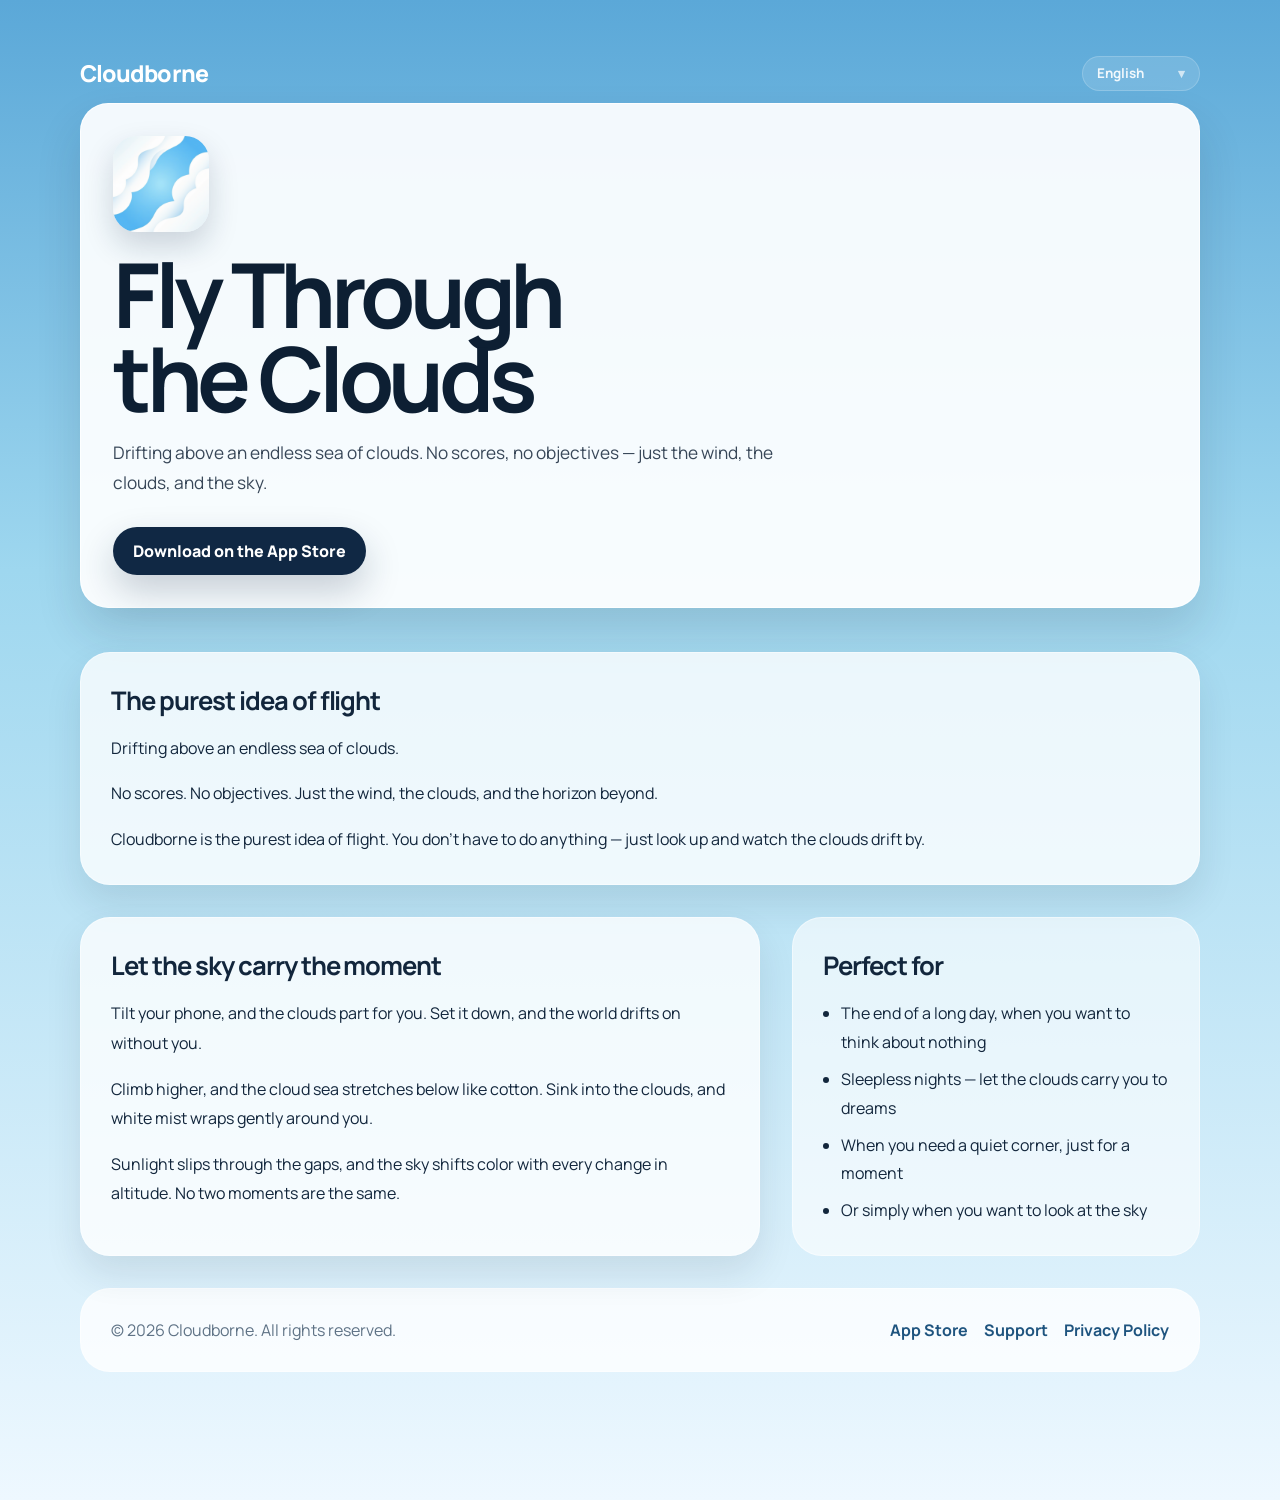
<file: index.html>
<!DOCTYPE html>
<html lang="en-US">
<head>
    <meta charset="UTF-8">
    <meta name="viewport" content="width=device-width, initial-scale=1.0">
    <title>Cloudborne - Sky Flight | Fly Through the Clouds</title>
    <meta name="description" content="Drifting above an endless sea of clouds. No scores, no objectives — just the wind, the clouds, and the sky.">
    <meta name="keywords" content="cloud,flying,relaxation,meditation,ambient,drift,simulator,atmosphere,scenic,calm,zen,serene,float">
    <meta name="apple-itunes-app" content="app-id=6761351061">
    <meta property="og:title" content="Cloudborne - Sky Flight | Fly Through the Clouds">
    <meta property="og:description" content="Drifting above an endless sea of clouds. No scores, no objectives — just the wind, the clouds, and the sky.">
    <meta property="og:type" content="website">
    <meta property="og:url" content="https://fengyitsai.github.io/cloudborne/">
    <meta property="og:locale" content="en_US">
    <meta name="twitter:card" content="summary_large_image">
    <link rel="canonical" href="https://fengyitsai.github.io/cloudborne/">
    <link rel="alternate" hreflang="x-default" href="https://fengyitsai.github.io/cloudborne/">
    <link rel="alternate" hreflang="en-US" href="https://fengyitsai.github.io/cloudborne/">
    <link rel="alternate" hreflang="de-DE" href="https://fengyitsai.github.io/cloudborne/de-DE/">
    <link rel="alternate" hreflang="es-ES" href="https://fengyitsai.github.io/cloudborne/es-ES/">
    <link rel="alternate" hreflang="fr-FR" href="https://fengyitsai.github.io/cloudborne/fr-FR/">
    <link rel="alternate" hreflang="it" href="https://fengyitsai.github.io/cloudborne/it/">
    <link rel="alternate" hreflang="ja" href="https://fengyitsai.github.io/cloudborne/ja/">
    <link rel="alternate" hreflang="ko" href="https://fengyitsai.github.io/cloudborne/ko/">
    <link rel="alternate" hreflang="nl-NL" href="https://fengyitsai.github.io/cloudborne/nl-NL/">
    <link rel="alternate" hreflang="pl" href="https://fengyitsai.github.io/cloudborne/pl/">
    <link rel="alternate" hreflang="tr" href="https://fengyitsai.github.io/cloudborne/tr/">
    <link rel="alternate" hreflang="zh-Hans" href="https://fengyitsai.github.io/cloudborne/zh-Hans/">
    <link rel="alternate" hreflang="zh-Hant" href="https://fengyitsai.github.io/cloudborne/zh-Hant/">
    <link rel="preconnect" href="https://fonts.googleapis.com">
    <link rel="preconnect" href="https://fonts.gstatic.com" crossorigin>
    <link href="https://fonts.googleapis.com/css2?family=Manrope:wght@400;500;600;700;800&display=swap" rel="stylesheet">
    <link rel="stylesheet" href="styles.css">
    <script type="application/ld+json">
    {
      "@context": "https://schema.org",
      "@type": "SoftwareApplication",
      "name": "Cloudborne - Sky Flight",
      "applicationCategory": "GameApplication",
      "operatingSystem": "iOS",
      "inLanguage": ["en-US","de-DE","es-ES","fr-FR","it","ja","ko","nl-NL","pl","tr","zh-Hans","zh-Hant"],
      "description": "Drifting above an endless sea of clouds. No scores, no objectives — just the wind, the clouds, and the sky.",
      "url": "https://fengyitsai.github.io/cloudborne/",
      "downloadUrl": "https://apps.apple.com/app/id6761351061"
    }
    </script>
</head>
<body>
<div class="page">
    <header class="container hero">
        <div class="topbar">
            <a class="brand" href="https://fengyitsai.github.io/cloudborne/">Cloudborne</a>
            <details class="locale-picker">
                <summary>English</summary>
                <nav class="locale-menu" aria-label="Languages">
                    <span class="current">English</span>
                    <a href="https://fengyitsai.github.io/cloudborne/de-DE/">Deutsch</a>
                    <a href="https://fengyitsai.github.io/cloudborne/es-ES/">Español</a>
                    <a href="https://fengyitsai.github.io/cloudborne/fr-FR/">Français</a>
                    <a href="https://fengyitsai.github.io/cloudborne/it/">Italiano</a>
                    <a href="https://fengyitsai.github.io/cloudborne/ja/">日本語</a>
                    <a href="https://fengyitsai.github.io/cloudborne/ko/">한국어</a>
                    <a href="https://fengyitsai.github.io/cloudborne/nl-NL/">Nederlands</a>
                    <a href="https://fengyitsai.github.io/cloudborne/pl/">Polski</a>
                    <a href="https://fengyitsai.github.io/cloudborne/tr/">Türkçe</a>
                    <a href="https://fengyitsai.github.io/cloudborne/zh-Hans/">简体中文</a>
                    <a href="https://fengyitsai.github.io/cloudborne/zh-Hant/">繁體中文</a>
                </nav>
            </details>
        </div>
        <div class="hero-card">
            <img class="hero-icon" src="app-icon.png" alt="Cloudborne app icon" width="88" height="88" fetchpriority="high">
            <h1>Fly Through the Clouds</h1>
            <p class="promo">Drifting above an endless sea of clouds. No scores, no objectives — just the wind, the clouds, and the sky.</p>
            <div class="actions">
                <a class="button primary" href="https://apps.apple.com/app/id6761351061">Download on the App Store</a>
            </div>
        </div>
    </header>
    <main class="container content" id="main-content">
        <div class="stack">
            <section class="panel prose">
                <h2>The purest idea of flight</h2>
                <p>Drifting above an endless sea of clouds.</p>
                <p>No scores. No objectives. Just the wind, the clouds, and the horizon beyond.</p>
                <p>Cloudborne is the purest idea of flight. You don't have to do anything — just look up and watch the clouds drift by.</p>
            </section>
            <div class="split">
                <section class="panel prose">
                    <h2>Let the sky carry the moment</h2>
                    <p>Tilt your phone, and the clouds part for you. Set it down, and the world drifts on without you.</p>
                    <p>Climb higher, and the cloud sea stretches below like cotton. Sink into the clouds, and white mist wraps gently around you.</p>
                    <p>Sunlight slips through the gaps, and the sky shifts color with every change in altitude. No two moments are the same.</p>
                </section>
                <aside class="panel aside-panel">
                    <h2>Perfect for</h2>
                    <ul>
                        <li>The end of a long day, when you want to think about nothing</li>
                        <li>Sleepless nights — let the clouds carry you to dreams</li>
                        <li>When you need a quiet corner, just for a moment</li>
                        <li>Or simply when you want to look at the sky</li>
                    </ul>
                </aside>
            </div>
            <footer class="footer">
                <div class="footer-card">
                    <div>&copy; 2026 Cloudborne. All rights reserved.</div>
                    <div class="footer-links">
                        <a href="https://apps.apple.com/app/id6761351061">App Store</a>
                        <a href="support.html">Support</a>
                        <a href="privacy.html">Privacy Policy</a>
                    </div>
                </div>
            </footer>
        </div>
    </main>
</div>
</body>
</html>
</file>
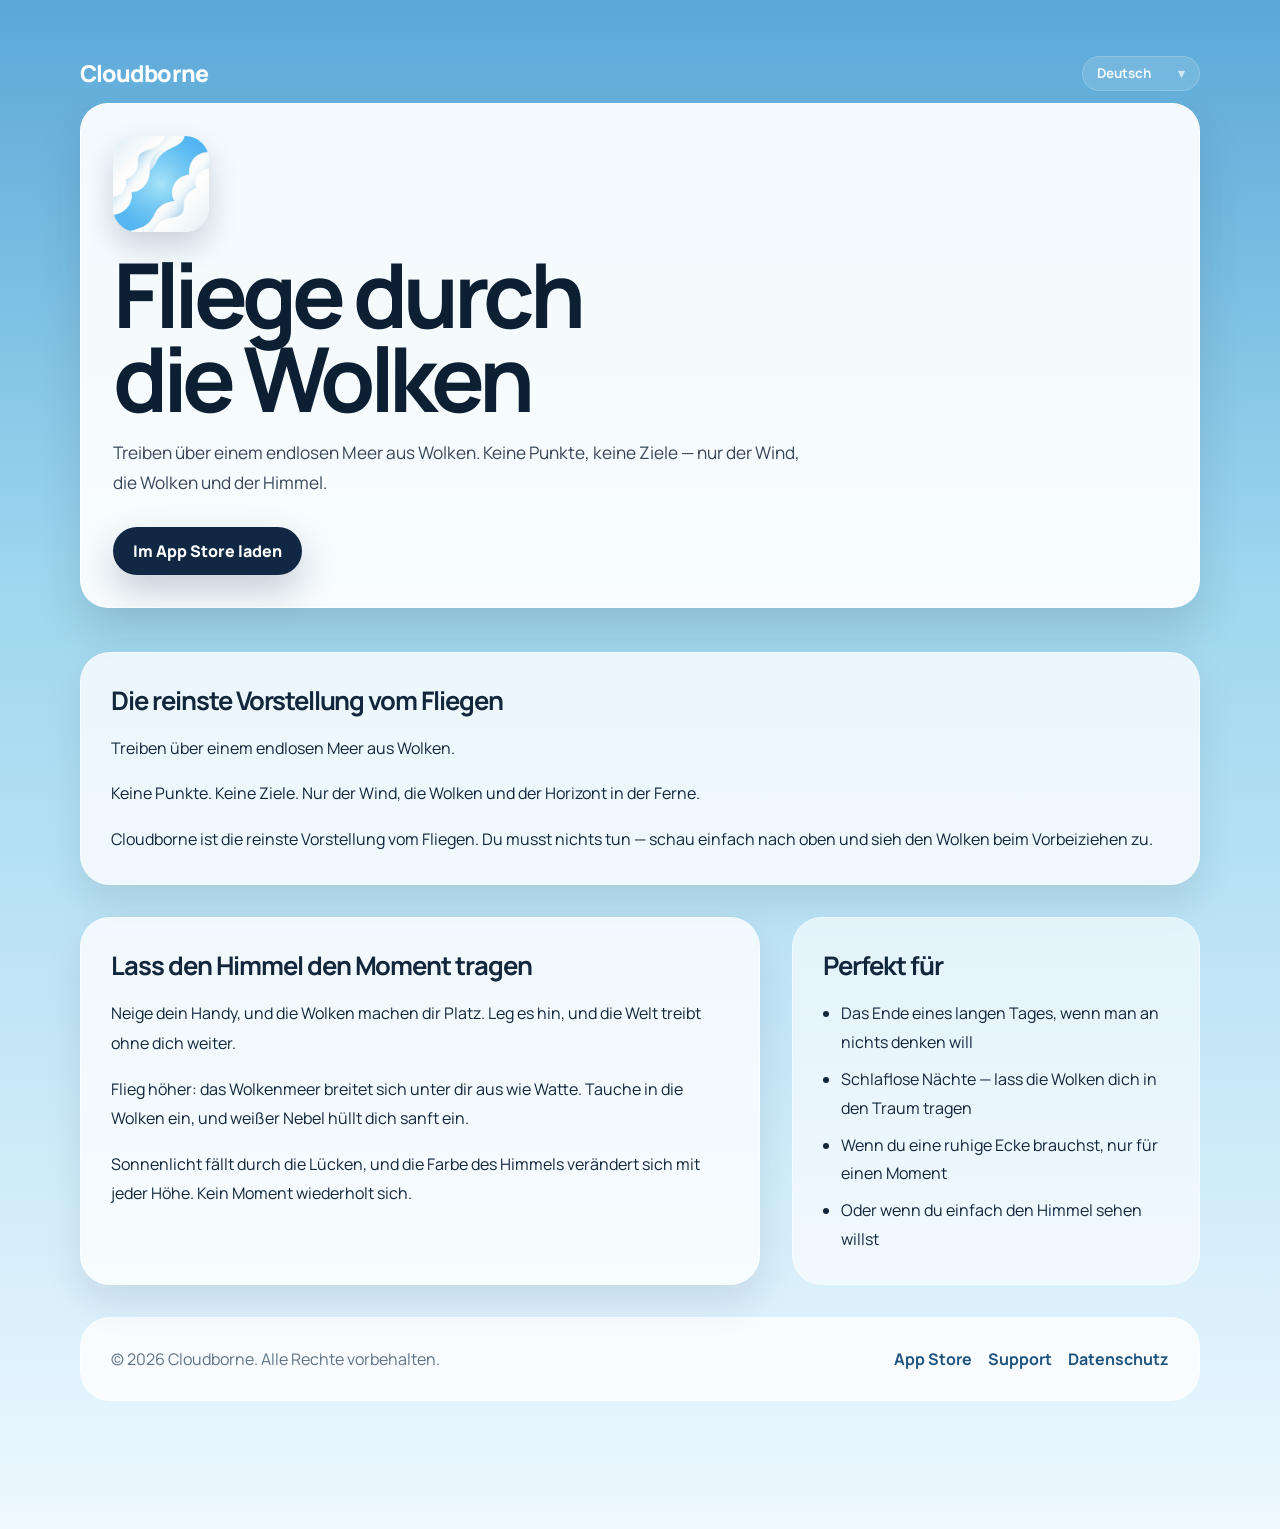
<file: de-DE/index.html>
<!DOCTYPE html>
<html lang="de-DE">
<head>
    <meta charset="UTF-8">
    <meta name="viewport" content="width=device-width, initial-scale=1.0">
    <title>Cloudborne - Himmelsflug | Fliege durch die Wolken</title>
    <meta name="description" content="Treiben über einem endlosen Meer aus Wolken. Keine Punkte, keine Ziele — nur der Wind, die Wolken und der Himmel.">
    <meta name="keywords" content="Wolke,Flug,Entspannung,Meditation,Ambient,Drift,Simulator,Atmosphäre,Himmel,Ruhe,Zen,Gelassen,Traum">
    <meta name="apple-itunes-app" content="app-id=6761351061">
    <meta property="og:title" content="Cloudborne - Himmelsflug | Fliege durch die Wolken">
    <meta property="og:description" content="Treiben über einem endlosen Meer aus Wolken. Keine Punkte, keine Ziele — nur der Wind, die Wolken und der Himmel.">
    <meta property="og:type" content="website">
    <meta property="og:url" content="https://fengyitsai.github.io/cloudborne/de-DE/">
    <meta property="og:locale" content="de_DE">
    <meta name="twitter:card" content="summary_large_image">
    <link rel="canonical" href="https://fengyitsai.github.io/cloudborne/de-DE/">
    <link rel="alternate" hreflang="x-default" href="https://fengyitsai.github.io/cloudborne/">
    <link rel="alternate" hreflang="en-US" href="https://fengyitsai.github.io/cloudborne/">
    <link rel="alternate" hreflang="de-DE" href="https://fengyitsai.github.io/cloudborne/de-DE/">
    <link rel="alternate" hreflang="es-ES" href="https://fengyitsai.github.io/cloudborne/es-ES/">
    <link rel="alternate" hreflang="fr-FR" href="https://fengyitsai.github.io/cloudborne/fr-FR/">
    <link rel="alternate" hreflang="it" href="https://fengyitsai.github.io/cloudborne/it/">
    <link rel="alternate" hreflang="ja" href="https://fengyitsai.github.io/cloudborne/ja/">
    <link rel="alternate" hreflang="ko" href="https://fengyitsai.github.io/cloudborne/ko/">
    <link rel="alternate" hreflang="nl-NL" href="https://fengyitsai.github.io/cloudborne/nl-NL/">
    <link rel="alternate" hreflang="pl" href="https://fengyitsai.github.io/cloudborne/pl/">
    <link rel="alternate" hreflang="tr" href="https://fengyitsai.github.io/cloudborne/tr/">
    <link rel="alternate" hreflang="zh-Hans" href="https://fengyitsai.github.io/cloudborne/zh-Hans/">
    <link rel="alternate" hreflang="zh-Hant" href="https://fengyitsai.github.io/cloudborne/zh-Hant/">
    <link rel="preconnect" href="https://fonts.googleapis.com">
    <link rel="preconnect" href="https://fonts.gstatic.com" crossorigin>
    <link href="https://fonts.googleapis.com/css2?family=Manrope:wght@400;500;600;700;800&display=swap" rel="stylesheet">
    <link rel="stylesheet" href="../styles.css">
    <script type="application/ld+json">
    {
      "@context": "https://schema.org",
      "@type": "SoftwareApplication",
      "name": "Cloudborne - Himmelsflug",
      "applicationCategory": "GameApplication",
      "operatingSystem": "iOS",
      "inLanguage": ["en-US","de-DE","es-ES","fr-FR","it","ja","ko","nl-NL","pl","tr","zh-Hans","zh-Hant"],
      "description": "Treiben über einem endlosen Meer aus Wolken. Keine Punkte, keine Ziele — nur der Wind, die Wolken und der Himmel.",
      "url": "https://fengyitsai.github.io/cloudborne/de-DE/",
      "downloadUrl": "https://apps.apple.com/app/id6761351061"
    }
    </script>
</head>
<body>
<div class="page">
    <header class="container hero">
        <div class="topbar">
            <a class="brand" href="https://fengyitsai.github.io/cloudborne/de-DE/">Cloudborne</a>
            <details class="locale-picker">
                <summary>Deutsch</summary>
                <nav class="locale-menu" aria-label="Sprachen">
                    <a href="https://fengyitsai.github.io/cloudborne/">English</a>
                    <span class="current">Deutsch</span>
                    <a href="https://fengyitsai.github.io/cloudborne/es-ES/">Español</a>
                    <a href="https://fengyitsai.github.io/cloudborne/fr-FR/">Français</a>
                    <a href="https://fengyitsai.github.io/cloudborne/it/">Italiano</a>
                    <a href="https://fengyitsai.github.io/cloudborne/ja/">日本語</a>
                    <a href="https://fengyitsai.github.io/cloudborne/ko/">한국어</a>
                    <a href="https://fengyitsai.github.io/cloudborne/nl-NL/">Nederlands</a>
                    <a href="https://fengyitsai.github.io/cloudborne/pl/">Polski</a>
                    <a href="https://fengyitsai.github.io/cloudborne/tr/">Türkçe</a>
                    <a href="https://fengyitsai.github.io/cloudborne/zh-Hans/">简体中文</a>
                    <a href="https://fengyitsai.github.io/cloudborne/zh-Hant/">繁體中文</a>
                </nav>
            </details>
        </div>
        <div class="hero-card">
            <img class="hero-icon" src="../app-icon.png" alt="Cloudborne App-Icon" width="88" height="88" fetchpriority="high">
            <h1>Fliege durch die Wolken</h1>
            <p class="promo">Treiben über einem endlosen Meer aus Wolken. Keine Punkte, keine Ziele — nur der Wind, die Wolken und der Himmel.</p>
            <div class="actions">
                <a class="button primary" href="https://apps.apple.com/app/id6761351061">Im App Store laden</a>
            </div>
        </div>
    </header>
    <main class="container content" id="main-content">
        <div class="stack">
            <section class="panel prose">
                <h2>Die reinste Vorstellung vom Fliegen</h2>
                <p>Treiben über einem endlosen Meer aus Wolken.</p>
                <p>Keine Punkte. Keine Ziele. Nur der Wind, die Wolken und der Horizont in der Ferne.</p>
                <p>Cloudborne ist die reinste Vorstellung vom Fliegen. Du musst nichts tun — schau einfach nach oben und sieh den Wolken beim Vorbeiziehen zu.</p>
            </section>
            <div class="split">
                <section class="panel prose">
                    <h2>Lass den Himmel den Moment tragen</h2>
                    <p>Neige dein Handy, und die Wolken machen dir Platz. Leg es hin, und die Welt treibt ohne dich weiter.</p>
                    <p>Flieg höher: das Wolkenmeer breitet sich unter dir aus wie Watte. Tauche in die Wolken ein, und weißer Nebel hüllt dich sanft ein.</p>
                    <p>Sonnenlicht fällt durch die Lücken, und die Farbe des Himmels verändert sich mit jeder Höhe. Kein Moment wiederholt sich.</p>
                </section>
                <aside class="panel aside-panel">
                    <h2>Perfekt für</h2>
                    <ul>
                        <li>Das Ende eines langen Tages, wenn man an nichts denken will</li>
                        <li>Schlaflose Nächte — lass die Wolken dich in den Traum tragen</li>
                        <li>Wenn du eine ruhige Ecke brauchst, nur für einen Moment</li>
                        <li>Oder wenn du einfach den Himmel sehen willst</li>
                    </ul>
                </aside>
            </div>
            <footer class="footer">
                <div class="footer-card">
                    <div>&copy; 2026 Cloudborne. Alle Rechte vorbehalten.</div>
                    <div class="footer-links">
                        <a href="https://apps.apple.com/app/id6761351061">App Store</a>
                        <a href="../support.html">Support</a>
                        <a href="../privacy.html">Datenschutz</a>
                    </div>
                </div>
            </footer>
        </div>
    </main>
</div>
</body>
</html>
</file>
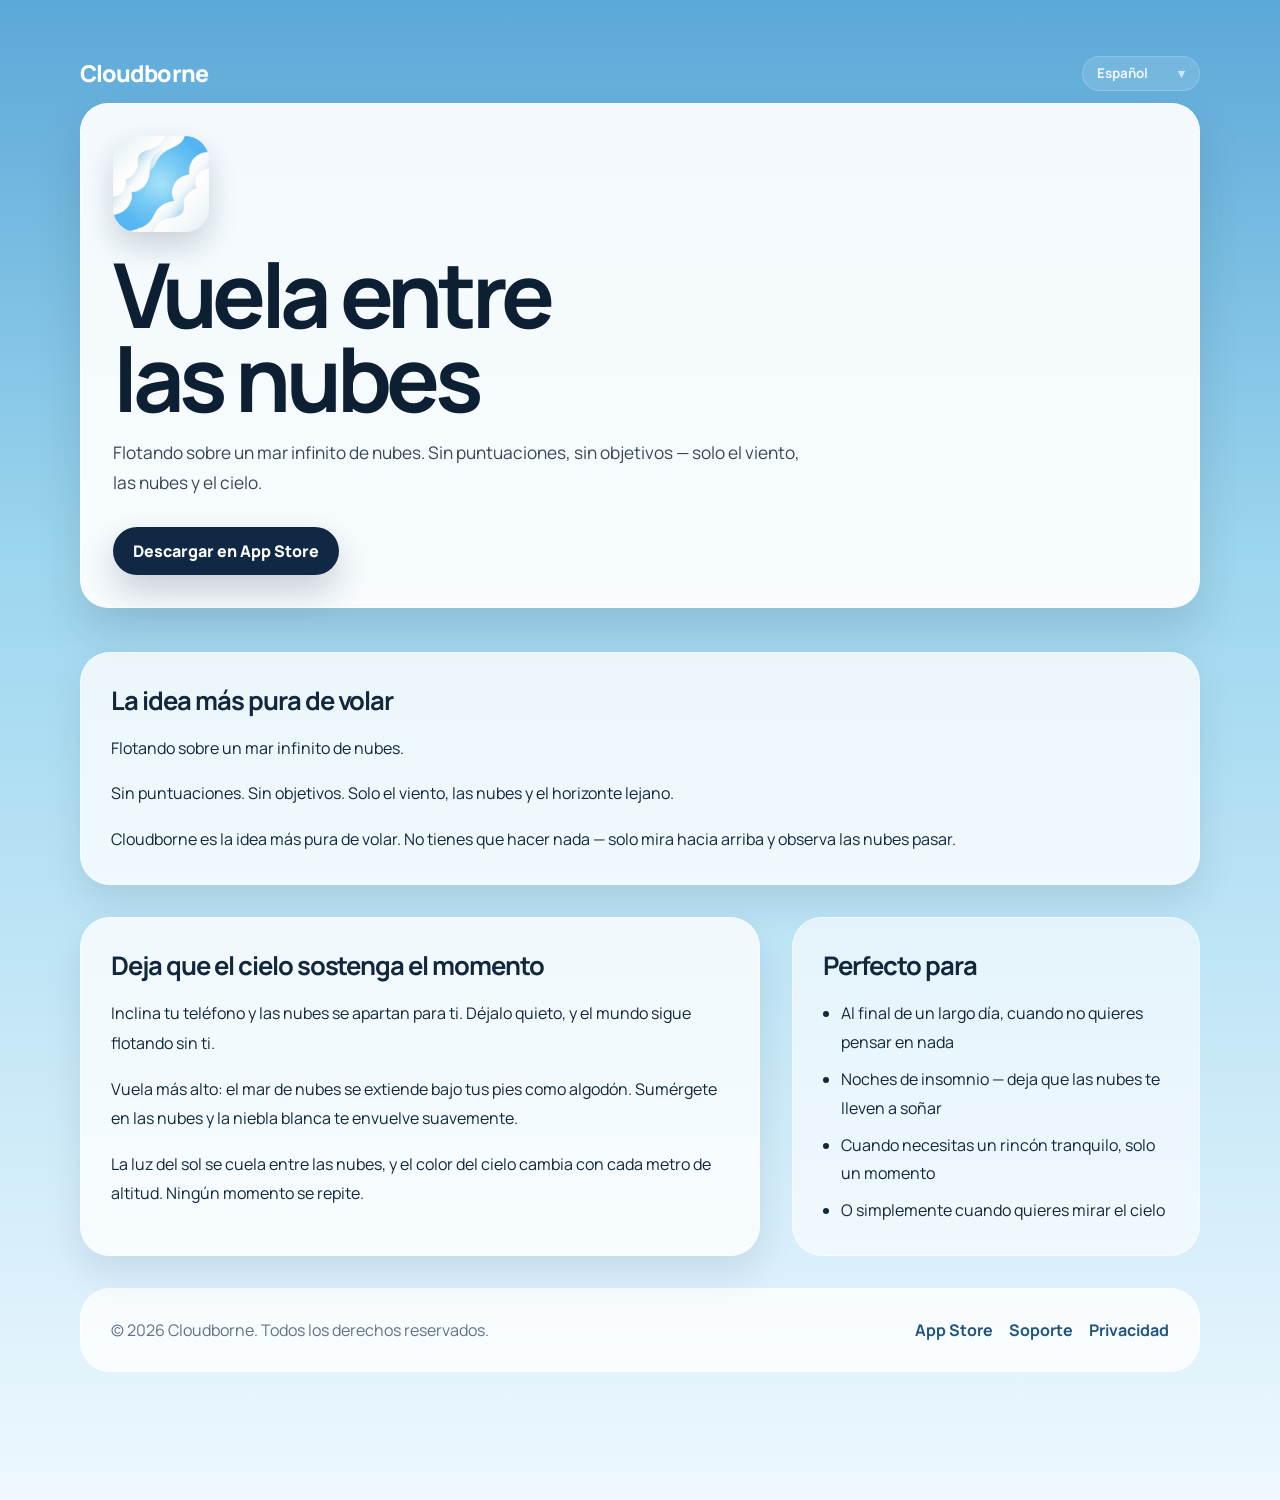
<file: es-ES/index.html>
<!DOCTYPE html>
<html lang="es-ES">
<head>
    <meta charset="UTF-8">
    <meta name="viewport" content="width=device-width, initial-scale=1.0">
    <title>Cloudborne - Vuelo Cielo | Vuela entre las nubes</title>
    <meta name="description" content="Flotando sobre un mar infinito de nubes. Sin puntuaciones, sin objetivos — solo el viento, las nubes y el cielo.">
    <meta name="keywords" content="nube,vuelo,relajación,meditación,ambiente,deriva,simulador,atmósfera,cielo,calma,zen,sereno,sueño">
    <meta name="apple-itunes-app" content="app-id=6761351061">
    <meta property="og:title" content="Cloudborne - Vuelo Cielo | Vuela entre las nubes">
    <meta property="og:description" content="Flotando sobre un mar infinito de nubes. Sin puntuaciones, sin objetivos — solo el viento, las nubes y el cielo.">
    <meta property="og:type" content="website">
    <meta property="og:url" content="https://fengyitsai.github.io/cloudborne/es-ES/">
    <meta property="og:locale" content="es_ES">
    <meta name="twitter:card" content="summary_large_image">
    <link rel="canonical" href="https://fengyitsai.github.io/cloudborne/es-ES/">
    <link rel="alternate" hreflang="x-default" href="https://fengyitsai.github.io/cloudborne/">
    <link rel="alternate" hreflang="en-US" href="https://fengyitsai.github.io/cloudborne/">
    <link rel="alternate" hreflang="de-DE" href="https://fengyitsai.github.io/cloudborne/de-DE/">
    <link rel="alternate" hreflang="es-ES" href="https://fengyitsai.github.io/cloudborne/es-ES/">
    <link rel="alternate" hreflang="fr-FR" href="https://fengyitsai.github.io/cloudborne/fr-FR/">
    <link rel="alternate" hreflang="it" href="https://fengyitsai.github.io/cloudborne/it/">
    <link rel="alternate" hreflang="ja" href="https://fengyitsai.github.io/cloudborne/ja/">
    <link rel="alternate" hreflang="ko" href="https://fengyitsai.github.io/cloudborne/ko/">
    <link rel="alternate" hreflang="nl-NL" href="https://fengyitsai.github.io/cloudborne/nl-NL/">
    <link rel="alternate" hreflang="pl" href="https://fengyitsai.github.io/cloudborne/pl/">
    <link rel="alternate" hreflang="tr" href="https://fengyitsai.github.io/cloudborne/tr/">
    <link rel="alternate" hreflang="zh-Hans" href="https://fengyitsai.github.io/cloudborne/zh-Hans/">
    <link rel="alternate" hreflang="zh-Hant" href="https://fengyitsai.github.io/cloudborne/zh-Hant/">
    <link rel="preconnect" href="https://fonts.googleapis.com">
    <link rel="preconnect" href="https://fonts.gstatic.com" crossorigin>
    <link href="https://fonts.googleapis.com/css2?family=Manrope:wght@400;500;600;700;800&display=swap" rel="stylesheet">
    <link rel="stylesheet" href="../styles.css">
    <script type="application/ld+json">
    {
      "@context": "https://schema.org",
      "@type": "SoftwareApplication",
      "name": "Cloudborne - Vuelo Cielo",
      "applicationCategory": "GameApplication",
      "operatingSystem": "iOS",
      "inLanguage": ["en-US","de-DE","es-ES","fr-FR","it","ja","ko","nl-NL","pl","tr","zh-Hans","zh-Hant"],
      "description": "Flotando sobre un mar infinito de nubes. Sin puntuaciones, sin objetivos — solo el viento, las nubes y el cielo.",
      "url": "https://fengyitsai.github.io/cloudborne/es-ES/",
      "downloadUrl": "https://apps.apple.com/app/id6761351061"
    }
    </script>
</head>
<body>
<div class="page">
    <header class="container hero">
        <div class="topbar">
            <a class="brand" href="https://fengyitsai.github.io/cloudborne/es-ES/">Cloudborne</a>
            <details class="locale-picker">
                <summary>Español</summary>
                <nav class="locale-menu" aria-label="Idiomas">
                    <a href="https://fengyitsai.github.io/cloudborne/">English</a>
                    <a href="https://fengyitsai.github.io/cloudborne/de-DE/">Deutsch</a>
                    <span class="current">Español</span>
                    <a href="https://fengyitsai.github.io/cloudborne/fr-FR/">Français</a>
                    <a href="https://fengyitsai.github.io/cloudborne/it/">Italiano</a>
                    <a href="https://fengyitsai.github.io/cloudborne/ja/">日本語</a>
                    <a href="https://fengyitsai.github.io/cloudborne/ko/">한국어</a>
                    <a href="https://fengyitsai.github.io/cloudborne/nl-NL/">Nederlands</a>
                    <a href="https://fengyitsai.github.io/cloudborne/pl/">Polski</a>
                    <a href="https://fengyitsai.github.io/cloudborne/tr/">Türkçe</a>
                    <a href="https://fengyitsai.github.io/cloudborne/zh-Hans/">简体中文</a>
                    <a href="https://fengyitsai.github.io/cloudborne/zh-Hant/">繁體中文</a>
                </nav>
            </details>
        </div>
        <div class="hero-card">
            <img class="hero-icon" src="../app-icon.png" alt="Icono de la app Cloudborne" width="88" height="88" fetchpriority="high">
            <h1>Vuela entre las nubes</h1>
            <p class="promo">Flotando sobre un mar infinito de nubes. Sin puntuaciones, sin objetivos — solo el viento, las nubes y el cielo.</p>
            <div class="actions">
                <a class="button primary" href="https://apps.apple.com/app/id6761351061">Descargar en App Store</a>
            </div>
        </div>
    </header>
    <main class="container content" id="main-content">
        <div class="stack">
            <section class="panel prose">
                <h2>La idea más pura de volar</h2>
                <p>Flotando sobre un mar infinito de nubes.</p>
                <p>Sin puntuaciones. Sin objetivos. Solo el viento, las nubes y el horizonte lejano.</p>
                <p>Cloudborne es la idea más pura de volar. No tienes que hacer nada — solo mira hacia arriba y observa las nubes pasar.</p>
            </section>
            <div class="split">
                <section class="panel prose">
                    <h2>Deja que el cielo sostenga el momento</h2>
                    <p>Inclina tu teléfono y las nubes se apartan para ti. Déjalo quieto, y el mundo sigue flotando sin ti.</p>
                    <p>Vuela más alto: el mar de nubes se extiende bajo tus pies como algodón. Sumérgete en las nubes y la niebla blanca te envuelve suavemente.</p>
                    <p>La luz del sol se cuela entre las nubes, y el color del cielo cambia con cada metro de altitud. Ningún momento se repite.</p>
                </section>
                <aside class="panel aside-panel">
                    <h2>Perfecto para</h2>
                    <ul>
                        <li>Al final de un largo día, cuando no quieres pensar en nada</li>
                        <li>Noches de insomnio — deja que las nubes te lleven a soñar</li>
                        <li>Cuando necesitas un rincón tranquilo, solo un momento</li>
                        <li>O simplemente cuando quieres mirar el cielo</li>
                    </ul>
                </aside>
            </div>
            <footer class="footer">
                <div class="footer-card">
                    <div>&copy; 2026 Cloudborne. Todos los derechos reservados.</div>
                    <div class="footer-links">
                        <a href="https://apps.apple.com/app/id6761351061">App Store</a>
                        <a href="../support.html">Soporte</a>
                        <a href="../privacy.html">Privacidad</a>
                    </div>
                </div>
            </footer>
        </div>
    </main>
</div>
</body>
</html>
</file>
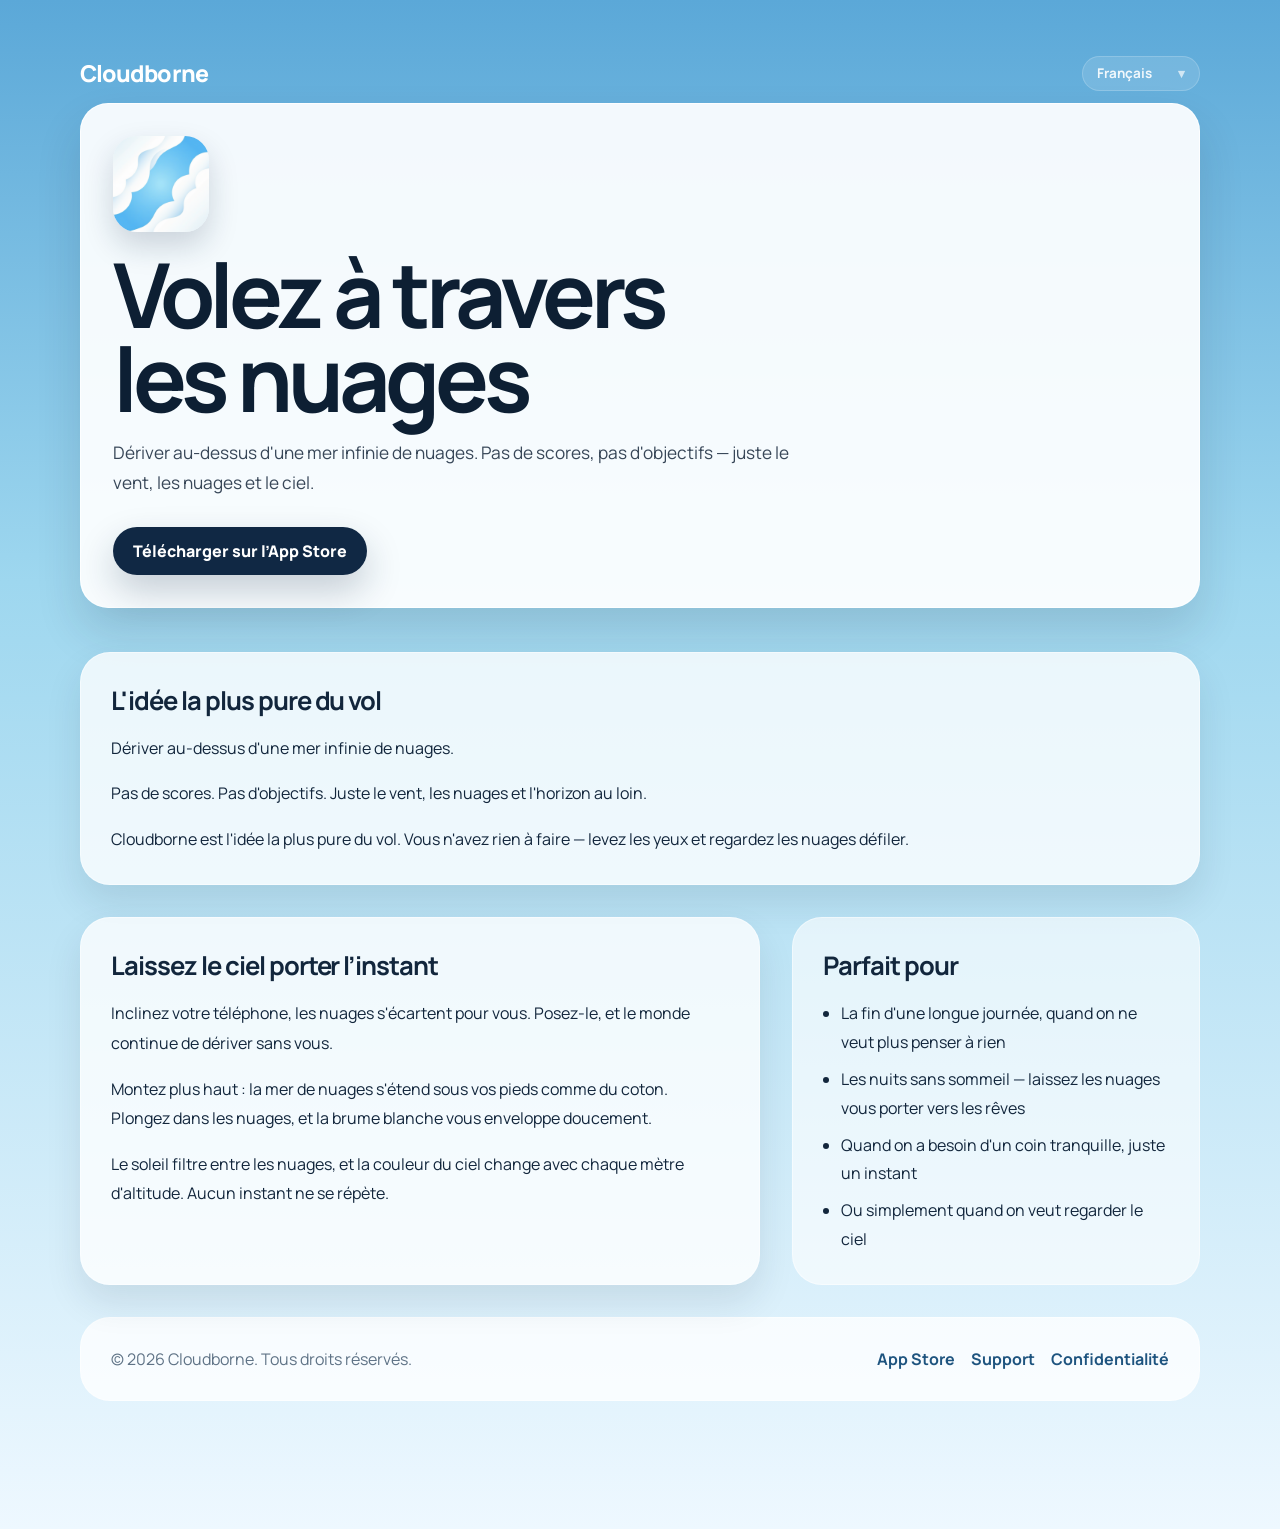
<file: fr-FR/index.html>
<!DOCTYPE html>
<html lang="fr-FR">
<head>
    <meta charset="UTF-8">
    <meta name="viewport" content="width=device-width, initial-scale=1.0">
    <title>Cloudborne - Vol Céleste | Volez à travers les nuages</title>
    <meta name="description" content="Dériver au-dessus d'une mer infinie de nuages. Pas de scores, pas d'objectifs — juste le vent, les nuages et le ciel.">
    <meta name="keywords" content="nuage,vol,relaxation,méditation,ambiance,dérive,simulateur,atmosphère,ciel,calme,zen,serein,rêve">
    <meta name="apple-itunes-app" content="app-id=6761351061">
    <meta property="og:title" content="Cloudborne - Vol Céleste | Volez à travers les nuages">
    <meta property="og:description" content="Dériver au-dessus d'une mer infinie de nuages. Pas de scores, pas d'objectifs — juste le vent, les nuages et le ciel.">
    <meta property="og:type" content="website">
    <meta property="og:url" content="https://fengyitsai.github.io/cloudborne/fr-FR/">
    <meta property="og:locale" content="fr_FR">
    <meta name="twitter:card" content="summary_large_image">
    <link rel="canonical" href="https://fengyitsai.github.io/cloudborne/fr-FR/">
    <link rel="alternate" hreflang="x-default" href="https://fengyitsai.github.io/cloudborne/">
    <link rel="alternate" hreflang="en-US" href="https://fengyitsai.github.io/cloudborne/">
    <link rel="alternate" hreflang="de-DE" href="https://fengyitsai.github.io/cloudborne/de-DE/">
    <link rel="alternate" hreflang="es-ES" href="https://fengyitsai.github.io/cloudborne/es-ES/">
    <link rel="alternate" hreflang="fr-FR" href="https://fengyitsai.github.io/cloudborne/fr-FR/">
    <link rel="alternate" hreflang="it" href="https://fengyitsai.github.io/cloudborne/it/">
    <link rel="alternate" hreflang="ja" href="https://fengyitsai.github.io/cloudborne/ja/">
    <link rel="alternate" hreflang="ko" href="https://fengyitsai.github.io/cloudborne/ko/">
    <link rel="alternate" hreflang="nl-NL" href="https://fengyitsai.github.io/cloudborne/nl-NL/">
    <link rel="alternate" hreflang="pl" href="https://fengyitsai.github.io/cloudborne/pl/">
    <link rel="alternate" hreflang="tr" href="https://fengyitsai.github.io/cloudborne/tr/">
    <link rel="alternate" hreflang="zh-Hans" href="https://fengyitsai.github.io/cloudborne/zh-Hans/">
    <link rel="alternate" hreflang="zh-Hant" href="https://fengyitsai.github.io/cloudborne/zh-Hant/">
    <link rel="preconnect" href="https://fonts.googleapis.com">
    <link rel="preconnect" href="https://fonts.gstatic.com" crossorigin>
    <link href="https://fonts.googleapis.com/css2?family=Manrope:wght@400;500;600;700;800&display=swap" rel="stylesheet">
    <link rel="stylesheet" href="../styles.css">
    <script type="application/ld+json">
    {
      "@context": "https://schema.org",
      "@type": "SoftwareApplication",
      "name": "Cloudborne - Vol Céleste",
      "applicationCategory": "GameApplication",
      "operatingSystem": "iOS",
      "inLanguage": ["en-US","de-DE","es-ES","fr-FR","it","ja","ko","nl-NL","pl","tr","zh-Hans","zh-Hant"],
      "description": "Dériver au-dessus d'une mer infinie de nuages. Pas de scores, pas d'objectifs — juste le vent, les nuages et le ciel.",
      "url": "https://fengyitsai.github.io/cloudborne/fr-FR/",
      "downloadUrl": "https://apps.apple.com/app/id6761351061"
    }
    </script>
</head>
<body>
<div class="page">
    <header class="container hero">
        <div class="topbar">
            <a class="brand" href="https://fengyitsai.github.io/cloudborne/fr-FR/">Cloudborne</a>
            <details class="locale-picker">
                <summary>Français</summary>
                <nav class="locale-menu" aria-label="Langues">
                    <a href="https://fengyitsai.github.io/cloudborne/">English</a>
                    <a href="https://fengyitsai.github.io/cloudborne/de-DE/">Deutsch</a>
                    <a href="https://fengyitsai.github.io/cloudborne/es-ES/">Español</a>
                    <span class="current">Français</span>
                    <a href="https://fengyitsai.github.io/cloudborne/it/">Italiano</a>
                    <a href="https://fengyitsai.github.io/cloudborne/ja/">日本語</a>
                    <a href="https://fengyitsai.github.io/cloudborne/ko/">한국어</a>
                    <a href="https://fengyitsai.github.io/cloudborne/nl-NL/">Nederlands</a>
                    <a href="https://fengyitsai.github.io/cloudborne/pl/">Polski</a>
                    <a href="https://fengyitsai.github.io/cloudborne/tr/">Türkçe</a>
                    <a href="https://fengyitsai.github.io/cloudborne/zh-Hans/">简体中文</a>
                    <a href="https://fengyitsai.github.io/cloudborne/zh-Hant/">繁體中文</a>
                </nav>
            </details>
        </div>
        <div class="hero-card">
            <img class="hero-icon" src="../app-icon.png" alt="Icône de l’app Cloudborne" width="88" height="88" fetchpriority="high">
            <h1>Volez à travers les nuages</h1>
            <p class="promo">Dériver au-dessus d'une mer infinie de nuages. Pas de scores, pas d'objectifs — juste le vent, les nuages et le ciel.</p>
            <div class="actions">
                <a class="button primary" href="https://apps.apple.com/app/id6761351061">Télécharger sur l’App Store</a>
            </div>
        </div>
    </header>
    <main class="container content" id="main-content">
        <div class="stack">
            <section class="panel prose">
                <h2>L'idée la plus pure du vol</h2>
                <p>Dériver au-dessus d'une mer infinie de nuages.</p>
                <p>Pas de scores. Pas d'objectifs. Juste le vent, les nuages et l'horizon au loin.</p>
                <p>Cloudborne est l'idée la plus pure du vol. Vous n'avez rien à faire — levez les yeux et regardez les nuages défiler.</p>
            </section>
            <div class="split">
                <section class="panel prose">
                    <h2>Laissez le ciel porter l’instant</h2>
                    <p>Inclinez votre téléphone, les nuages s'écartent pour vous. Posez-le, et le monde continue de dériver sans vous.</p>
                    <p>Montez plus haut : la mer de nuages s'étend sous vos pieds comme du coton. Plongez dans les nuages, et la brume blanche vous enveloppe doucement.</p>
                    <p>Le soleil filtre entre les nuages, et la couleur du ciel change avec chaque mètre d'altitude. Aucun instant ne se répète.</p>
                </section>
                <aside class="panel aside-panel">
                    <h2>Parfait pour</h2>
                    <ul>
                        <li>La fin d'une longue journée, quand on ne veut plus penser à rien</li>
                        <li>Les nuits sans sommeil — laissez les nuages vous porter vers les rêves</li>
                        <li>Quand on a besoin d'un coin tranquille, juste un instant</li>
                        <li>Ou simplement quand on veut regarder le ciel</li>
                    </ul>
                </aside>
            </div>
            <footer class="footer">
                <div class="footer-card">
                    <div>&copy; 2026 Cloudborne. Tous droits réservés.</div>
                    <div class="footer-links">
                        <a href="https://apps.apple.com/app/id6761351061">App Store</a>
                        <a href="../support.html">Support</a>
                        <a href="../privacy.html">Confidentialité</a>
                    </div>
                </div>
            </footer>
        </div>
    </main>
</div>
</body>
</html>
</file>
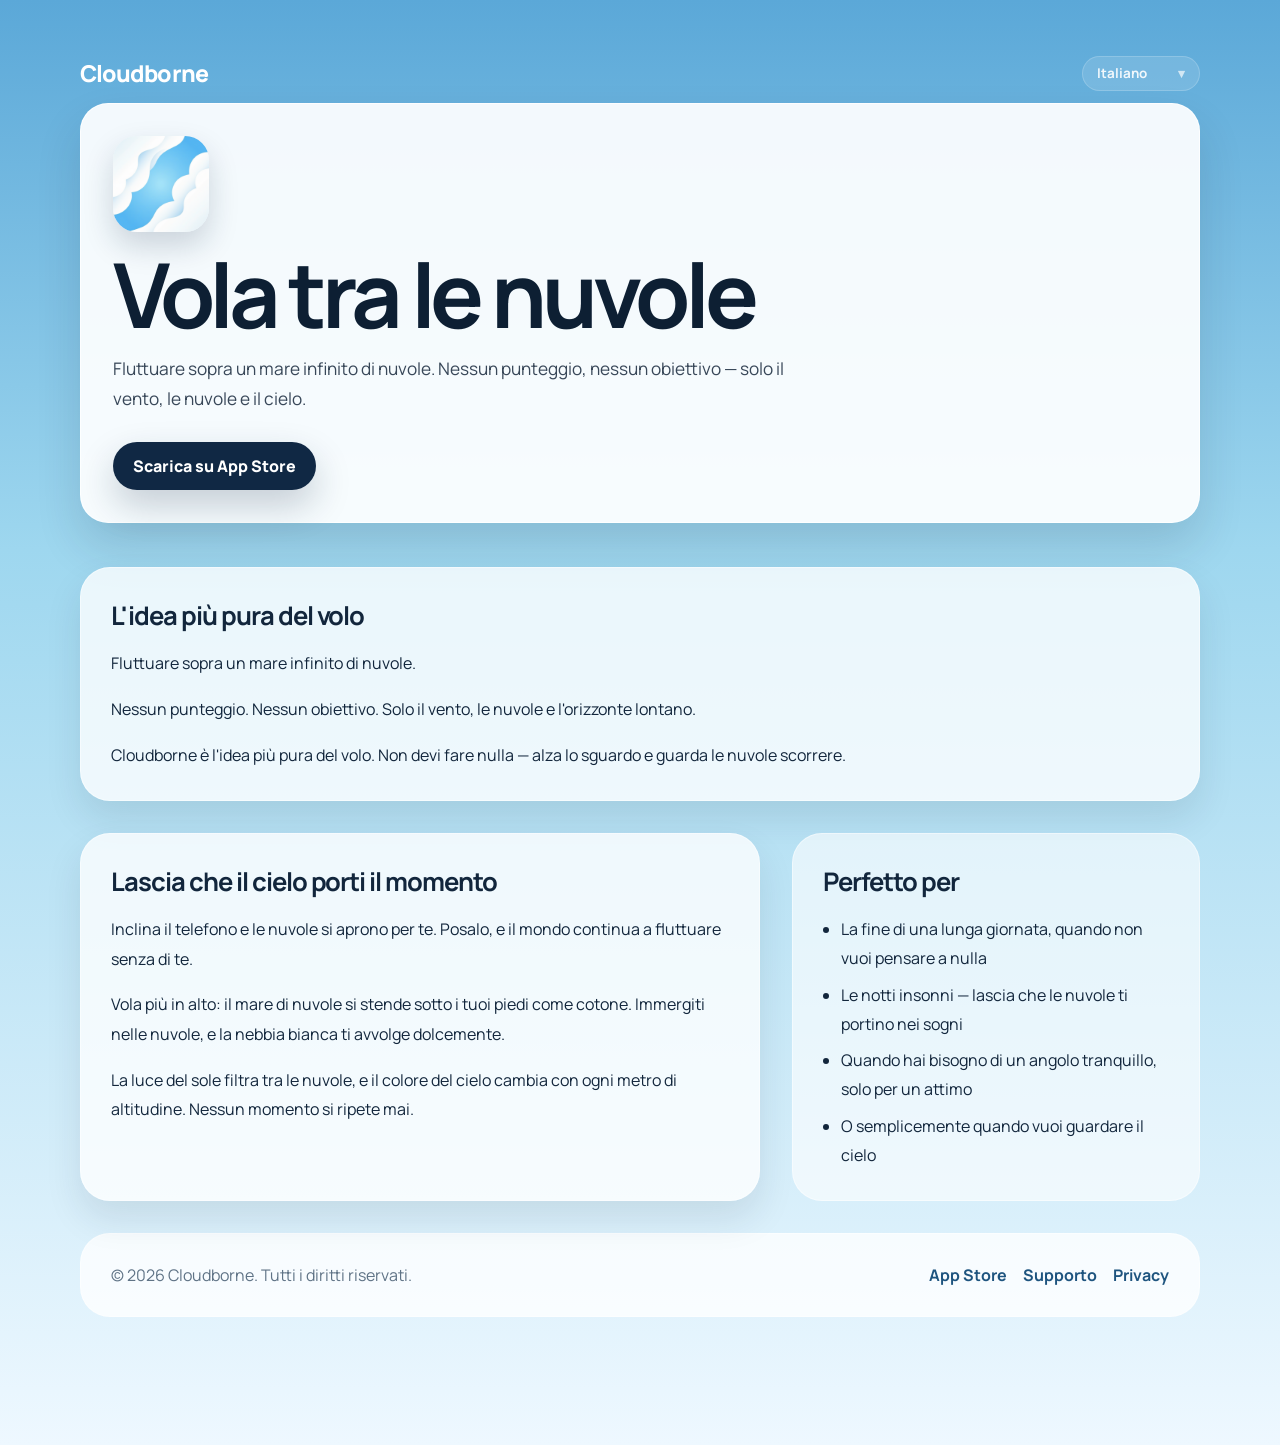
<file: it/index.html>
<!DOCTYPE html>
<html lang="it">
<head>
    <meta charset="UTF-8">
    <meta name="viewport" content="width=device-width, initial-scale=1.0">
    <title>Cloudborne - Volo nel Cielo | Vola tra le nuvole</title>
    <meta name="description" content="Fluttuare sopra un mare infinito di nuvole. Nessun punteggio, nessun obiettivo — solo il vento, le nuvole e il cielo.">
    <meta name="keywords" content="nuvola,volo,relax,meditazione,ambiente,deriva,simulatore,atmosfera,cielo,calma,zen,sereno,sogno,pace">
    <meta name="apple-itunes-app" content="app-id=6761351061">
    <meta property="og:title" content="Cloudborne - Volo nel Cielo | Vola tra le nuvole">
    <meta property="og:description" content="Fluttuare sopra un mare infinito di nuvole. Nessun punteggio, nessun obiettivo — solo il vento, le nuvole e il cielo.">
    <meta property="og:type" content="website">
    <meta property="og:url" content="https://fengyitsai.github.io/cloudborne/it/">
    <meta property="og:locale" content="it_IT">
    <meta name="twitter:card" content="summary_large_image">
    <link rel="canonical" href="https://fengyitsai.github.io/cloudborne/it/">
    <link rel="alternate" hreflang="x-default" href="https://fengyitsai.github.io/cloudborne/">
    <link rel="alternate" hreflang="en-US" href="https://fengyitsai.github.io/cloudborne/">
    <link rel="alternate" hreflang="de-DE" href="https://fengyitsai.github.io/cloudborne/de-DE/">
    <link rel="alternate" hreflang="es-ES" href="https://fengyitsai.github.io/cloudborne/es-ES/">
    <link rel="alternate" hreflang="fr-FR" href="https://fengyitsai.github.io/cloudborne/fr-FR/">
    <link rel="alternate" hreflang="it" href="https://fengyitsai.github.io/cloudborne/it/">
    <link rel="alternate" hreflang="ja" href="https://fengyitsai.github.io/cloudborne/ja/">
    <link rel="alternate" hreflang="ko" href="https://fengyitsai.github.io/cloudborne/ko/">
    <link rel="alternate" hreflang="nl-NL" href="https://fengyitsai.github.io/cloudborne/nl-NL/">
    <link rel="alternate" hreflang="pl" href="https://fengyitsai.github.io/cloudborne/pl/">
    <link rel="alternate" hreflang="tr" href="https://fengyitsai.github.io/cloudborne/tr/">
    <link rel="alternate" hreflang="zh-Hans" href="https://fengyitsai.github.io/cloudborne/zh-Hans/">
    <link rel="alternate" hreflang="zh-Hant" href="https://fengyitsai.github.io/cloudborne/zh-Hant/">
    <link rel="preconnect" href="https://fonts.googleapis.com">
    <link rel="preconnect" href="https://fonts.gstatic.com" crossorigin>
    <link href="https://fonts.googleapis.com/css2?family=Manrope:wght@400;500;600;700;800&display=swap" rel="stylesheet">
    <link rel="stylesheet" href="../styles.css">
    <script type="application/ld+json">
    {
      "@context": "https://schema.org",
      "@type": "SoftwareApplication",
      "name": "Cloudborne - Volo nel Cielo",
      "applicationCategory": "GameApplication",
      "operatingSystem": "iOS",
      "inLanguage": ["en-US","de-DE","es-ES","fr-FR","it","ja","ko","nl-NL","pl","tr","zh-Hans","zh-Hant"],
      "description": "Fluttuare sopra un mare infinito di nuvole. Nessun punteggio, nessun obiettivo — solo il vento, le nuvole e il cielo.",
      "url": "https://fengyitsai.github.io/cloudborne/it/",
      "downloadUrl": "https://apps.apple.com/app/id6761351061"
    }
    </script>
</head>
<body>
<div class="page">
    <header class="container hero">
        <div class="topbar">
            <a class="brand" href="https://fengyitsai.github.io/cloudborne/it/">Cloudborne</a>
            <details class="locale-picker">
                <summary>Italiano</summary>
                <nav class="locale-menu" aria-label="Lingue">
                    <a href="https://fengyitsai.github.io/cloudborne/">English</a>
                    <a href="https://fengyitsai.github.io/cloudborne/de-DE/">Deutsch</a>
                    <a href="https://fengyitsai.github.io/cloudborne/es-ES/">Español</a>
                    <a href="https://fengyitsai.github.io/cloudborne/fr-FR/">Français</a>
                    <span class="current">Italiano</span>
                    <a href="https://fengyitsai.github.io/cloudborne/ja/">日本語</a>
                    <a href="https://fengyitsai.github.io/cloudborne/ko/">한국어</a>
                    <a href="https://fengyitsai.github.io/cloudborne/nl-NL/">Nederlands</a>
                    <a href="https://fengyitsai.github.io/cloudborne/pl/">Polski</a>
                    <a href="https://fengyitsai.github.io/cloudborne/tr/">Türkçe</a>
                    <a href="https://fengyitsai.github.io/cloudborne/zh-Hans/">简体中文</a>
                    <a href="https://fengyitsai.github.io/cloudborne/zh-Hant/">繁體中文</a>
                </nav>
            </details>
        </div>
        <div class="hero-card">
            <img class="hero-icon" src="../app-icon.png" alt="Icona dell'app Cloudborne" width="88" height="88" fetchpriority="high">
            <h1>Vola tra le nuvole</h1>
            <p class="promo">Fluttuare sopra un mare infinito di nuvole. Nessun punteggio, nessun obiettivo — solo il vento, le nuvole e il cielo.</p>
            <div class="actions">
                <a class="button primary" href="https://apps.apple.com/app/id6761351061">Scarica su App Store</a>
            </div>
        </div>
    </header>
    <main class="container content" id="main-content">
        <div class="stack">
            <section class="panel prose">
                <h2>L'idea più pura del volo</h2>
                <p>Fluttuare sopra un mare infinito di nuvole.</p>
                <p>Nessun punteggio. Nessun obiettivo. Solo il vento, le nuvole e l'orizzonte lontano.</p>
                <p>Cloudborne è l'idea più pura del volo. Non devi fare nulla — alza lo sguardo e guarda le nuvole scorrere.</p>
            </section>
            <div class="split">
                <section class="panel prose">
                    <h2>Lascia che il cielo porti il momento</h2>
                    <p>Inclina il telefono e le nuvole si aprono per te. Posalo, e il mondo continua a fluttuare senza di te.</p>
                    <p>Vola più in alto: il mare di nuvole si stende sotto i tuoi piedi come cotone. Immergiti nelle nuvole, e la nebbia bianca ti avvolge dolcemente.</p>
                    <p>La luce del sole filtra tra le nuvole, e il colore del cielo cambia con ogni metro di altitudine. Nessun momento si ripete mai.</p>
                </section>
                <aside class="panel aside-panel">
                    <h2>Perfetto per</h2>
                    <ul>
                        <li>La fine di una lunga giornata, quando non vuoi pensare a nulla</li>
                        <li>Le notti insonni — lascia che le nuvole ti portino nei sogni</li>
                        <li>Quando hai bisogno di un angolo tranquillo, solo per un attimo</li>
                        <li>O semplicemente quando vuoi guardare il cielo</li>
                    </ul>
                </aside>
            </div>
            <footer class="footer">
                <div class="footer-card">
                    <div>&copy; 2026 Cloudborne. Tutti i diritti riservati.</div>
                    <div class="footer-links">
                        <a href="https://apps.apple.com/app/id6761351061">App Store</a>
                        <a href="../support.html">Supporto</a>
                        <a href="../privacy.html">Privacy</a>
                    </div>
                </div>
            </footer>
        </div>
    </main>
</div>
</body>
</html>
</file>
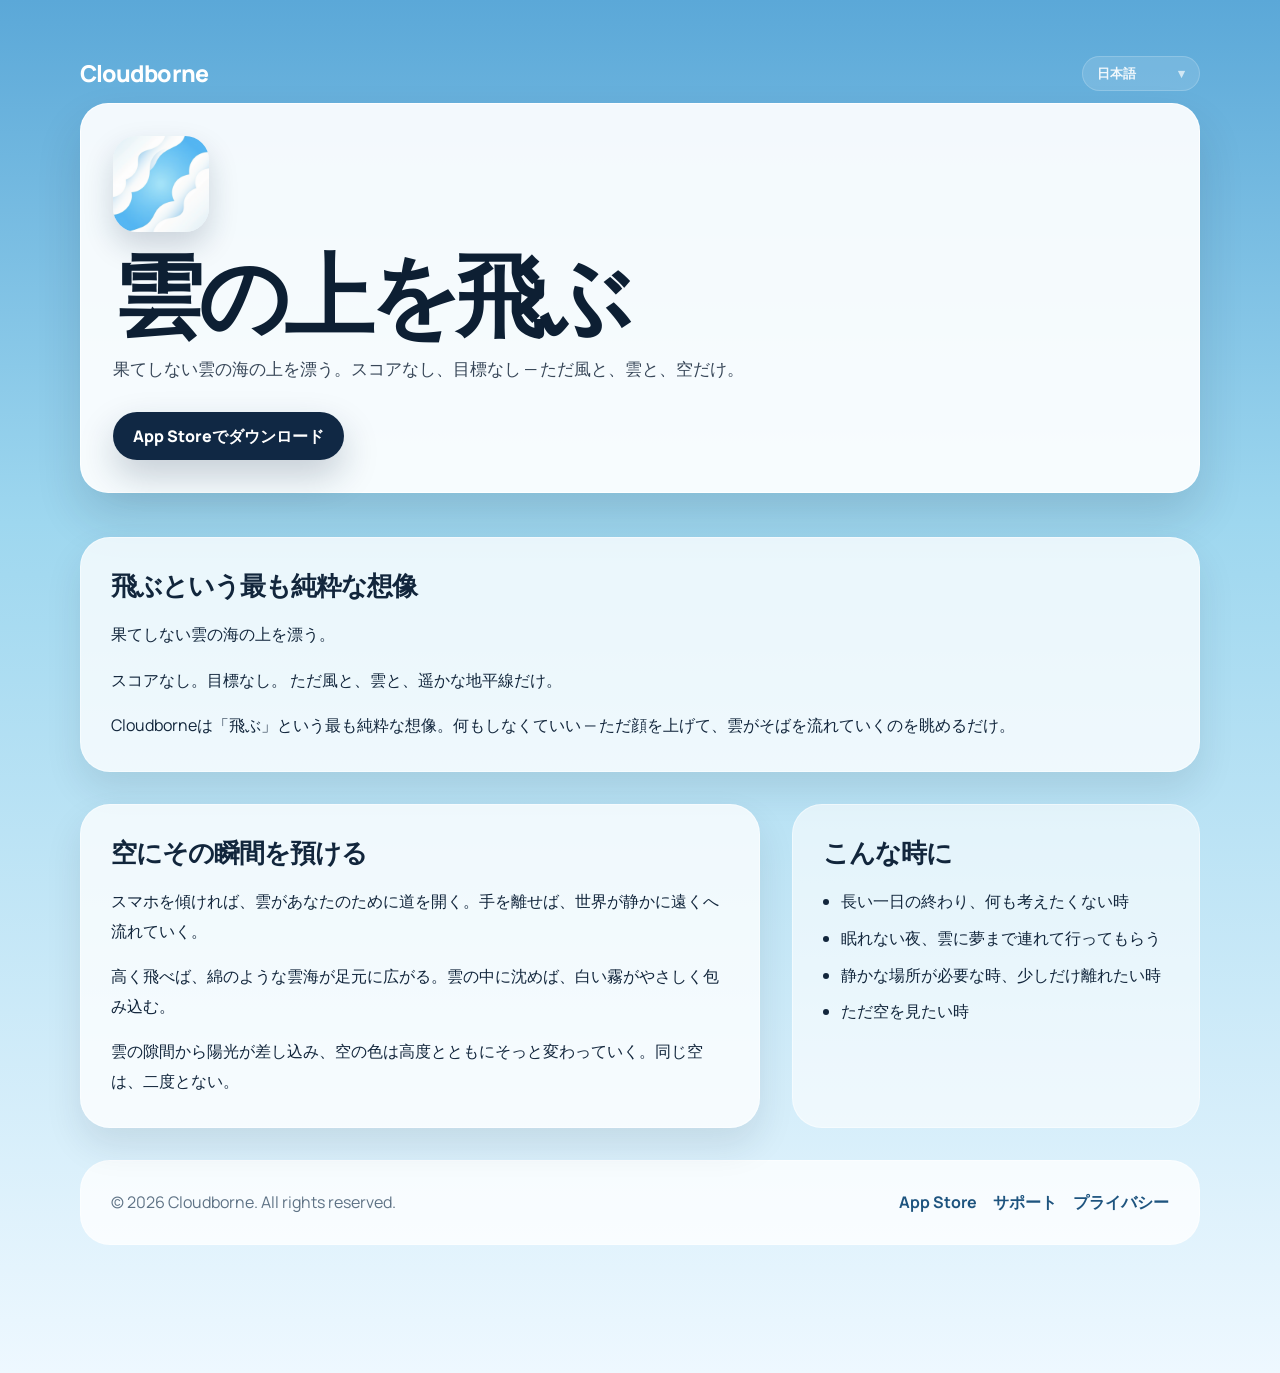
<file: ja/index.html>
<!DOCTYPE html>
<html lang="ja">
<head>
    <meta charset="UTF-8">
    <meta name="viewport" content="width=device-width, initial-scale=1.0">
    <title>Cloudborne - 空の旅 | 雲の上を飛ぶ</title>
    <meta name="description" content="果てしない雲の海の上を漂う。スコアなし、目標なし — ただ風と、雲と、空だけ。">
    <meta name="keywords" content="雲,飛行,リラックス,瞑想,ドリフト,大気,雲海,癒し,空,穏やか,浮遊,景色,快眠,自然,風,太陽,青空,高空,安らぎ,静寂,夢,眠り,風景,軽やか,没入,天空,漂う,ヒーリング,睡眠">
    <meta name="apple-itunes-app" content="app-id=6761351061">
    <meta property="og:title" content="Cloudborne - 空の旅 | 雲の上を飛ぶ">
    <meta property="og:description" content="果てしない雲の海の上を漂う。スコアなし、目標なし — ただ風と、雲と、空だけ。">
    <meta property="og:type" content="website">
    <meta property="og:url" content="https://fengyitsai.github.io/cloudborne/ja/">
    <meta property="og:locale" content="ja_JP">
    <meta name="twitter:card" content="summary_large_image">
    <link rel="canonical" href="https://fengyitsai.github.io/cloudborne/ja/">
    <link rel="alternate" hreflang="x-default" href="https://fengyitsai.github.io/cloudborne/">
    <link rel="alternate" hreflang="en-US" href="https://fengyitsai.github.io/cloudborne/">
    <link rel="alternate" hreflang="de-DE" href="https://fengyitsai.github.io/cloudborne/de-DE/">
    <link rel="alternate" hreflang="es-ES" href="https://fengyitsai.github.io/cloudborne/es-ES/">
    <link rel="alternate" hreflang="fr-FR" href="https://fengyitsai.github.io/cloudborne/fr-FR/">
    <link rel="alternate" hreflang="it" href="https://fengyitsai.github.io/cloudborne/it/">
    <link rel="alternate" hreflang="ja" href="https://fengyitsai.github.io/cloudborne/ja/">
    <link rel="alternate" hreflang="ko" href="https://fengyitsai.github.io/cloudborne/ko/">
    <link rel="alternate" hreflang="nl-NL" href="https://fengyitsai.github.io/cloudborne/nl-NL/">
    <link rel="alternate" hreflang="pl" href="https://fengyitsai.github.io/cloudborne/pl/">
    <link rel="alternate" hreflang="tr" href="https://fengyitsai.github.io/cloudborne/tr/">
    <link rel="alternate" hreflang="zh-Hans" href="https://fengyitsai.github.io/cloudborne/zh-Hans/">
    <link rel="alternate" hreflang="zh-Hant" href="https://fengyitsai.github.io/cloudborne/zh-Hant/">
    <link rel="preconnect" href="https://fonts.googleapis.com">
    <link rel="preconnect" href="https://fonts.gstatic.com" crossorigin>
    <link href="https://fonts.googleapis.com/css2?family=Manrope:wght@400;500;600;700;800&display=swap" rel="stylesheet">
    <link rel="stylesheet" href="../styles.css">
    <script type="application/ld+json">
    {
      "@context": "https://schema.org",
      "@type": "SoftwareApplication",
      "name": "Cloudborne - 空の旅",
      "applicationCategory": "GameApplication",
      "operatingSystem": "iOS",
      "inLanguage": ["en-US","de-DE","es-ES","fr-FR","it","ja","ko","nl-NL","pl","tr","zh-Hans","zh-Hant"],
      "description": "果てしない雲の海の上を漂う。スコアなし、目標なし — ただ風と、雲と、空だけ。",
      "url": "https://fengyitsai.github.io/cloudborne/ja/",
      "downloadUrl": "https://apps.apple.com/app/id6761351061"
    }
    </script>
</head>
<body>
<div class="page">
    <header class="container hero">
        <div class="topbar">
            <a class="brand" href="https://fengyitsai.github.io/cloudborne/ja/">Cloudborne</a>
            <details class="locale-picker">
                <summary>日本語</summary>
                <nav class="locale-menu" aria-label="言語">
                    <a href="https://fengyitsai.github.io/cloudborne/">English</a>
                    <a href="https://fengyitsai.github.io/cloudborne/de-DE/">Deutsch</a>
                    <a href="https://fengyitsai.github.io/cloudborne/es-ES/">Español</a>
                    <a href="https://fengyitsai.github.io/cloudborne/fr-FR/">Français</a>
                    <a href="https://fengyitsai.github.io/cloudborne/it/">Italiano</a>
                    <span class="current">日本語</span>
                    <a href="https://fengyitsai.github.io/cloudborne/ko/">한국어</a>
                    <a href="https://fengyitsai.github.io/cloudborne/nl-NL/">Nederlands</a>
                    <a href="https://fengyitsai.github.io/cloudborne/pl/">Polski</a>
                    <a href="https://fengyitsai.github.io/cloudborne/tr/">Türkçe</a>
                    <a href="https://fengyitsai.github.io/cloudborne/zh-Hans/">简体中文</a>
                    <a href="https://fengyitsai.github.io/cloudborne/zh-Hant/">繁體中文</a>
                </nav>
            </details>
        </div>
        <div class="hero-card">
            <img class="hero-icon" src="../app-icon.png" alt="Cloudborneのアプリアイコン" width="88" height="88" fetchpriority="high">
            <h1>雲の上を飛ぶ</h1>
            <p class="promo">果てしない雲の海の上を漂う。スコアなし、目標なし — ただ風と、雲と、空だけ。</p>
            <div class="actions">
                <a class="button primary" href="https://apps.apple.com/app/id6761351061">App Storeでダウンロード</a>
            </div>
        </div>
    </header>
    <main class="container content" id="main-content">
        <div class="stack">
            <section class="panel prose">
                <h2>飛ぶという最も純粋な想像</h2>
                <p>果てしない雲の海の上を漂う。</p>
                <p>スコアなし。目標なし。 ただ風と、雲と、遥かな地平線だけ。</p>
                <p>Cloudborneは「飛ぶ」という最も純粋な想像。何もしなくていい — ただ顔を上げて、雲がそばを流れていくのを眺めるだけ。</p>
            </section>
            <div class="split">
                <section class="panel prose">
                    <h2>空にその瞬間を預ける</h2>
                    <p>スマホを傾ければ、雲があなたのために道を開く。手を離せば、世界が静かに遠くへ流れていく。</p>
                    <p>高く飛べば、綿のような雲海が足元に広がる。雲の中に沈めば、白い霧がやさしく包み込む。</p>
                    <p>雲の隙間から陽光が差し込み、空の色は高度とともにそっと変わっていく。同じ空は、二度とない。</p>
                </section>
                <aside class="panel aside-panel">
                    <h2>こんな時に</h2>
                    <ul>
                        <li>長い一日の終わり、何も考えたくない時</li>
                        <li>眠れない夜、雲に夢まで連れて行ってもらう</li>
                        <li>静かな場所が必要な時、少しだけ離れたい時</li>
                        <li>ただ空を見たい時</li>
                    </ul>
                </aside>
            </div>
            <footer class="footer">
                <div class="footer-card">
                    <div>&copy; 2026 Cloudborne. All rights reserved.</div>
                    <div class="footer-links">
                        <a href="https://apps.apple.com/app/id6761351061">App Store</a>
                        <a href="../support.html">サポート</a>
                        <a href="../privacy.html">プライバシー</a>
                    </div>
                </div>
            </footer>
        </div>
    </main>
</div>
</body>
</html>
</file>
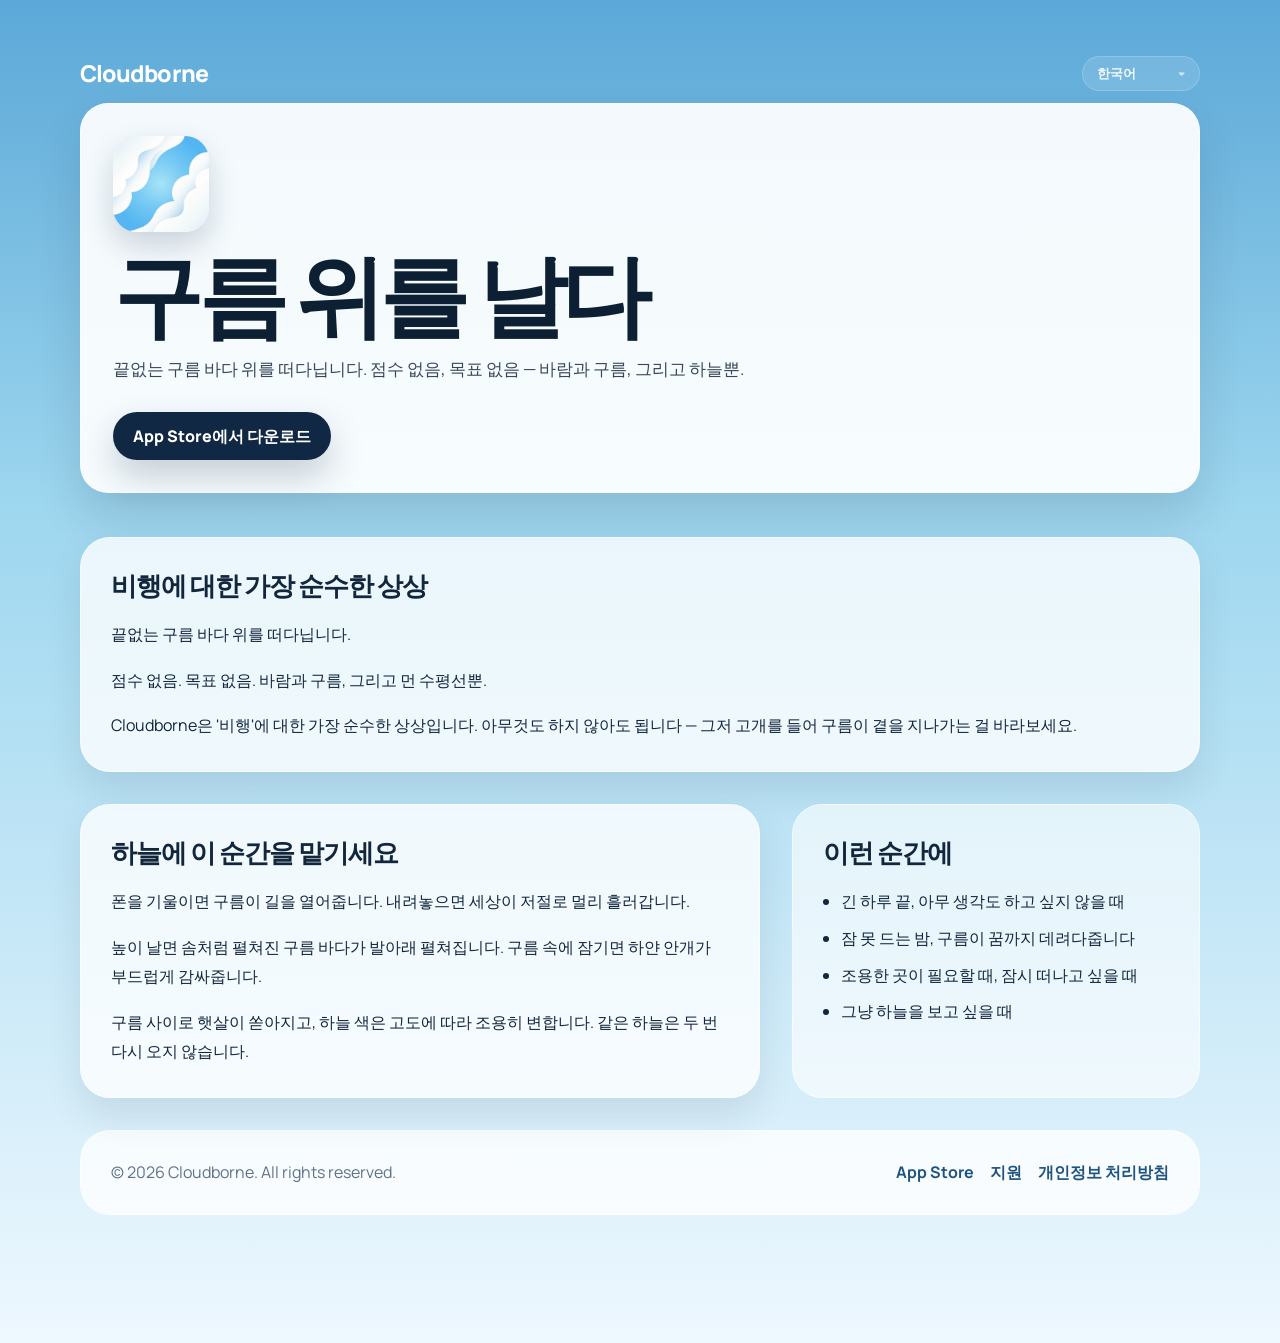
<file: ko/index.html>
<!DOCTYPE html>
<html lang="ko">
<head>
    <meta charset="UTF-8">
    <meta name="viewport" content="width=device-width, initial-scale=1.0">
    <title>Cloudborne - 하늘 비행 | 구름 위를 날다</title>
    <meta name="description" content="끝없는 구름 바다 위를 떠다닙니다. 점수 없음, 목표 없음 — 바람과 구름, 그리고 하늘뿐.">
    <meta name="keywords" content="구름,비행,휴식,명상,드리프트,대기,구름바다,힐링,평화,하늘,고요,풍경,수면,자연,바람,햇살,푸른하늘,고공,편안,잠,꿈,몰입,분위기,무중력,떠다니기,경치,안식,치유">
    <meta name="apple-itunes-app" content="app-id=6761351061">
    <meta property="og:title" content="Cloudborne - 하늘 비행 | 구름 위를 날다">
    <meta property="og:description" content="끝없는 구름 바다 위를 떠다닙니다. 점수 없음, 목표 없음 — 바람과 구름, 그리고 하늘뿐.">
    <meta property="og:type" content="website">
    <meta property="og:url" content="https://fengyitsai.github.io/cloudborne/ko/">
    <meta property="og:locale" content="ko_KR">
    <meta name="twitter:card" content="summary_large_image">
    <link rel="canonical" href="https://fengyitsai.github.io/cloudborne/ko/">
    <link rel="alternate" hreflang="x-default" href="https://fengyitsai.github.io/cloudborne/">
    <link rel="alternate" hreflang="en-US" href="https://fengyitsai.github.io/cloudborne/">
    <link rel="alternate" hreflang="de-DE" href="https://fengyitsai.github.io/cloudborne/de-DE/">
    <link rel="alternate" hreflang="es-ES" href="https://fengyitsai.github.io/cloudborne/es-ES/">
    <link rel="alternate" hreflang="fr-FR" href="https://fengyitsai.github.io/cloudborne/fr-FR/">
    <link rel="alternate" hreflang="it" href="https://fengyitsai.github.io/cloudborne/it/">
    <link rel="alternate" hreflang="ja" href="https://fengyitsai.github.io/cloudborne/ja/">
    <link rel="alternate" hreflang="ko" href="https://fengyitsai.github.io/cloudborne/ko/">
    <link rel="alternate" hreflang="nl-NL" href="https://fengyitsai.github.io/cloudborne/nl-NL/">
    <link rel="alternate" hreflang="pl" href="https://fengyitsai.github.io/cloudborne/pl/">
    <link rel="alternate" hreflang="tr" href="https://fengyitsai.github.io/cloudborne/tr/">
    <link rel="alternate" hreflang="zh-Hans" href="https://fengyitsai.github.io/cloudborne/zh-Hans/">
    <link rel="alternate" hreflang="zh-Hant" href="https://fengyitsai.github.io/cloudborne/zh-Hant/">
    <link rel="preconnect" href="https://fonts.googleapis.com">
    <link rel="preconnect" href="https://fonts.gstatic.com" crossorigin>
    <link href="https://fonts.googleapis.com/css2?family=Manrope:wght@400;500;600;700;800&display=swap" rel="stylesheet">
    <link rel="stylesheet" href="../styles.css">
    <script type="application/ld+json">
    {
      "@context": "https://schema.org",
      "@type": "SoftwareApplication",
      "name": "Cloudborne - 하늘 비행",
      "applicationCategory": "GameApplication",
      "operatingSystem": "iOS",
      "inLanguage": ["en-US","de-DE","es-ES","fr-FR","it","ja","ko","nl-NL","pl","tr","zh-Hans","zh-Hant"],
      "description": "끝없는 구름 바다 위를 떠다닙니다. 점수 없음, 목표 없음 — 바람과 구름, 그리고 하늘뿐.",
      "url": "https://fengyitsai.github.io/cloudborne/ko/",
      "downloadUrl": "https://apps.apple.com/app/id6761351061"
    }
    </script>
</head>
<body>
<div class="page">
    <header class="container hero">
        <div class="topbar">
            <a class="brand" href="https://fengyitsai.github.io/cloudborne/ko/">Cloudborne</a>
            <details class="locale-picker">
                <summary>한국어</summary>
                <nav class="locale-menu" aria-label="언어">
                    <a href="https://fengyitsai.github.io/cloudborne/">English</a>
                    <a href="https://fengyitsai.github.io/cloudborne/de-DE/">Deutsch</a>
                    <a href="https://fengyitsai.github.io/cloudborne/es-ES/">Español</a>
                    <a href="https://fengyitsai.github.io/cloudborne/fr-FR/">Français</a>
                    <a href="https://fengyitsai.github.io/cloudborne/it/">Italiano</a>
                    <a href="https://fengyitsai.github.io/cloudborne/ja/">日本語</a>
                    <span class="current">한국어</span>
                    <a href="https://fengyitsai.github.io/cloudborne/nl-NL/">Nederlands</a>
                    <a href="https://fengyitsai.github.io/cloudborne/pl/">Polski</a>
                    <a href="https://fengyitsai.github.io/cloudborne/tr/">Türkçe</a>
                    <a href="https://fengyitsai.github.io/cloudborne/zh-Hans/">简体中文</a>
                    <a href="https://fengyitsai.github.io/cloudborne/zh-Hant/">繁體中文</a>
                </nav>
            </details>
        </div>
        <div class="hero-card">
            <img class="hero-icon" src="../app-icon.png" alt="Cloudborne 앱 아이콘" width="88" height="88" fetchpriority="high">
            <h1>구름 위를 날다</h1>
            <p class="promo">끝없는 구름 바다 위를 떠다닙니다. 점수 없음, 목표 없음 — 바람과 구름, 그리고 하늘뿐.</p>
            <div class="actions">
                <a class="button primary" href="https://apps.apple.com/app/id6761351061">App Store에서 다운로드</a>
            </div>
        </div>
    </header>
    <main class="container content" id="main-content">
        <div class="stack">
            <section class="panel prose">
                <h2>비행에 대한 가장 순수한 상상</h2>
                <p>끝없는 구름 바다 위를 떠다닙니다.</p>
                <p>점수 없음. 목표 없음. 바람과 구름, 그리고 먼 수평선뿐.</p>
                <p>Cloudborne은 '비행'에 대한 가장 순수한 상상입니다. 아무것도 하지 않아도 됩니다 — 그저 고개를 들어 구름이 곁을 지나가는 걸 바라보세요.</p>
            </section>
            <div class="split">
                <section class="panel prose">
                    <h2>하늘에 이 순간을 맡기세요</h2>
                    <p>폰을 기울이면 구름이 길을 열어줍니다. 내려놓으면 세상이 저절로 멀리 흘러갑니다.</p>
                    <p>높이 날면 솜처럼 펼쳐진 구름 바다가 발아래 펼쳐집니다. 구름 속에 잠기면 하얀 안개가 부드럽게 감싸줍니다.</p>
                    <p>구름 사이로 햇살이 쏟아지고, 하늘 색은 고도에 따라 조용히 변합니다. 같은 하늘은 두 번 다시 오지 않습니다.</p>
                </section>
                <aside class="panel aside-panel">
                    <h2>이런 순간에</h2>
                    <ul>
                        <li>긴 하루 끝, 아무 생각도 하고 싶지 않을 때</li>
                        <li>잠 못 드는 밤, 구름이 꿈까지 데려다줍니다</li>
                        <li>조용한 곳이 필요할 때, 잠시 떠나고 싶을 때</li>
                        <li>그냥 하늘을 보고 싶을 때</li>
                    </ul>
                </aside>
            </div>
            <footer class="footer">
                <div class="footer-card">
                    <div>&copy; 2026 Cloudborne. All rights reserved.</div>
                    <div class="footer-links">
                        <a href="https://apps.apple.com/app/id6761351061">App Store</a>
                        <a href="../support.html">지원</a>
                        <a href="../privacy.html">개인정보 처리방침</a>
                    </div>
                </div>
            </footer>
        </div>
    </main>
</div>
</body>
</html>
</file>
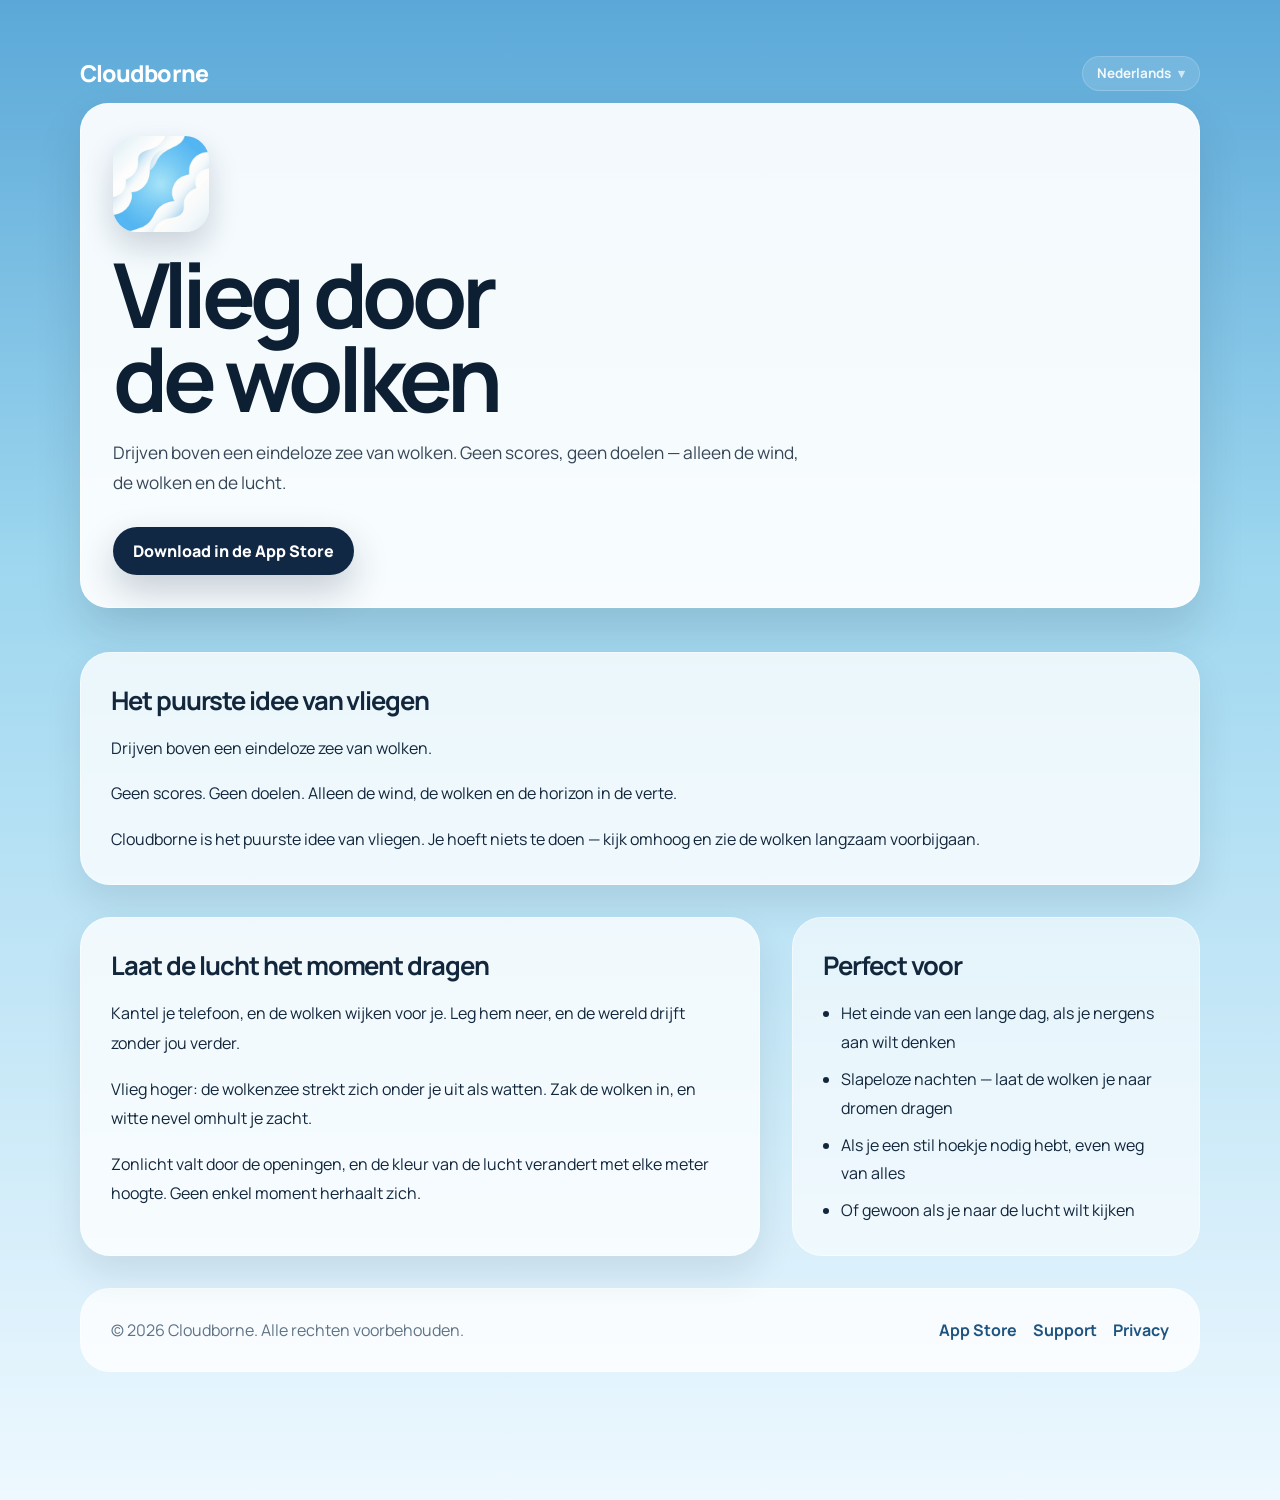
<file: nl-NL/index.html>
<!DOCTYPE html>
<html lang="nl-NL">
<head>
    <meta charset="UTF-8">
    <meta name="viewport" content="width=device-width, initial-scale=1.0">
    <title>Cloudborne - Hemelvlucht | Vlieg door de wolken</title>
    <meta name="description" content="Drijven boven een eindeloze zee van wolken. Geen scores, geen doelen — alleen de wind, de wolken en de lucht.">
    <meta name="keywords" content="wolk,vlucht,ontspanning,meditatie,ambient,drift,simulator,sfeer,lucht,rust,zen,sereen,zweven,droom">
    <meta name="apple-itunes-app" content="app-id=6761351061">
    <meta property="og:title" content="Cloudborne - Hemelvlucht | Vlieg door de wolken">
    <meta property="og:description" content="Drijven boven een eindeloze zee van wolken. Geen scores, geen doelen — alleen de wind, de wolken en de lucht.">
    <meta property="og:type" content="website">
    <meta property="og:url" content="https://fengyitsai.github.io/cloudborne/nl-NL/">
    <meta property="og:locale" content="nl_NL">
    <meta name="twitter:card" content="summary_large_image">
    <link rel="canonical" href="https://fengyitsai.github.io/cloudborne/nl-NL/">
    <link rel="alternate" hreflang="x-default" href="https://fengyitsai.github.io/cloudborne/">
    <link rel="alternate" hreflang="en-US" href="https://fengyitsai.github.io/cloudborne/">
    <link rel="alternate" hreflang="de-DE" href="https://fengyitsai.github.io/cloudborne/de-DE/">
    <link rel="alternate" hreflang="es-ES" href="https://fengyitsai.github.io/cloudborne/es-ES/">
    <link rel="alternate" hreflang="fr-FR" href="https://fengyitsai.github.io/cloudborne/fr-FR/">
    <link rel="alternate" hreflang="it" href="https://fengyitsai.github.io/cloudborne/it/">
    <link rel="alternate" hreflang="ja" href="https://fengyitsai.github.io/cloudborne/ja/">
    <link rel="alternate" hreflang="ko" href="https://fengyitsai.github.io/cloudborne/ko/">
    <link rel="alternate" hreflang="nl-NL" href="https://fengyitsai.github.io/cloudborne/nl-NL/">
    <link rel="alternate" hreflang="pl" href="https://fengyitsai.github.io/cloudborne/pl/">
    <link rel="alternate" hreflang="tr" href="https://fengyitsai.github.io/cloudborne/tr/">
    <link rel="alternate" hreflang="zh-Hans" href="https://fengyitsai.github.io/cloudborne/zh-Hans/">
    <link rel="alternate" hreflang="zh-Hant" href="https://fengyitsai.github.io/cloudborne/zh-Hant/">
    <link rel="preconnect" href="https://fonts.googleapis.com">
    <link rel="preconnect" href="https://fonts.gstatic.com" crossorigin>
    <link href="https://fonts.googleapis.com/css2?family=Manrope:wght@400;500;600;700;800&display=swap" rel="stylesheet">
    <link rel="stylesheet" href="../styles.css">
    <script type="application/ld+json">
    {
      "@context": "https://schema.org",
      "@type": "SoftwareApplication",
      "name": "Cloudborne - Hemelvlucht",
      "applicationCategory": "GameApplication",
      "operatingSystem": "iOS",
      "inLanguage": ["en-US","de-DE","es-ES","fr-FR","it","ja","ko","nl-NL","pl","tr","zh-Hans","zh-Hant"],
      "description": "Drijven boven een eindeloze zee van wolken. Geen scores, geen doelen — alleen de wind, de wolken en de lucht.",
      "url": "https://fengyitsai.github.io/cloudborne/nl-NL/",
      "downloadUrl": "https://apps.apple.com/app/id6761351061"
    }
    </script>
</head>
<body>
<div class="page">
    <header class="container hero">
        <div class="topbar">
            <a class="brand" href="https://fengyitsai.github.io/cloudborne/nl-NL/">Cloudborne</a>
            <details class="locale-picker">
                <summary>Nederlands</summary>
                <nav class="locale-menu" aria-label="Talen">
                    <a href="https://fengyitsai.github.io/cloudborne/">English</a>
                    <a href="https://fengyitsai.github.io/cloudborne/de-DE/">Deutsch</a>
                    <a href="https://fengyitsai.github.io/cloudborne/es-ES/">Español</a>
                    <a href="https://fengyitsai.github.io/cloudborne/fr-FR/">Français</a>
                    <a href="https://fengyitsai.github.io/cloudborne/it/">Italiano</a>
                    <a href="https://fengyitsai.github.io/cloudborne/ja/">日本語</a>
                    <a href="https://fengyitsai.github.io/cloudborne/ko/">한국어</a>
                    <span class="current">Nederlands</span>
                    <a href="https://fengyitsai.github.io/cloudborne/pl/">Polski</a>
                    <a href="https://fengyitsai.github.io/cloudborne/tr/">Türkçe</a>
                    <a href="https://fengyitsai.github.io/cloudborne/zh-Hans/">简体中文</a>
                    <a href="https://fengyitsai.github.io/cloudborne/zh-Hant/">繁體中文</a>
                </nav>
            </details>
        </div>
        <div class="hero-card">
            <img class="hero-icon" src="../app-icon.png" alt="Cloudborne appicoon" width="88" height="88" fetchpriority="high">
            <h1>Vlieg door de wolken</h1>
            <p class="promo">Drijven boven een eindeloze zee van wolken. Geen scores, geen doelen — alleen de wind, de wolken en de lucht.</p>
            <div class="actions">
                <a class="button primary" href="https://apps.apple.com/app/id6761351061">Download in de App Store</a>
            </div>
        </div>
    </header>
    <main class="container content" id="main-content">
        <div class="stack">
            <section class="panel prose">
                <h2>Het puurste idee van vliegen</h2>
                <p>Drijven boven een eindeloze zee van wolken.</p>
                <p>Geen scores. Geen doelen. Alleen de wind, de wolken en de horizon in de verte.</p>
                <p>Cloudborne is het puurste idee van vliegen. Je hoeft niets te doen — kijk omhoog en zie de wolken langzaam voorbijgaan.</p>
            </section>
            <div class="split">
                <section class="panel prose">
                    <h2>Laat de lucht het moment dragen</h2>
                    <p>Kantel je telefoon, en de wolken wijken voor je. Leg hem neer, en de wereld drijft zonder jou verder.</p>
                    <p>Vlieg hoger: de wolkenzee strekt zich onder je uit als watten. Zak de wolken in, en witte nevel omhult je zacht.</p>
                    <p>Zonlicht valt door de openingen, en de kleur van de lucht verandert met elke meter hoogte. Geen enkel moment herhaalt zich.</p>
                </section>
                <aside class="panel aside-panel">
                    <h2>Perfect voor</h2>
                    <ul>
                        <li>Het einde van een lange dag, als je nergens aan wilt denken</li>
                        <li>Slapeloze nachten — laat de wolken je naar dromen dragen</li>
                        <li>Als je een stil hoekje nodig hebt, even weg van alles</li>
                        <li>Of gewoon als je naar de lucht wilt kijken</li>
                    </ul>
                </aside>
            </div>
            <footer class="footer">
                <div class="footer-card">
                    <div>&copy; 2026 Cloudborne. Alle rechten voorbehouden.</div>
                    <div class="footer-links">
                        <a href="https://apps.apple.com/app/id6761351061">App Store</a>
                        <a href="../support.html">Support</a>
                        <a href="../privacy.html">Privacy</a>
                    </div>
                </div>
            </footer>
        </div>
    </main>
</div>
</body>
</html>
</file>
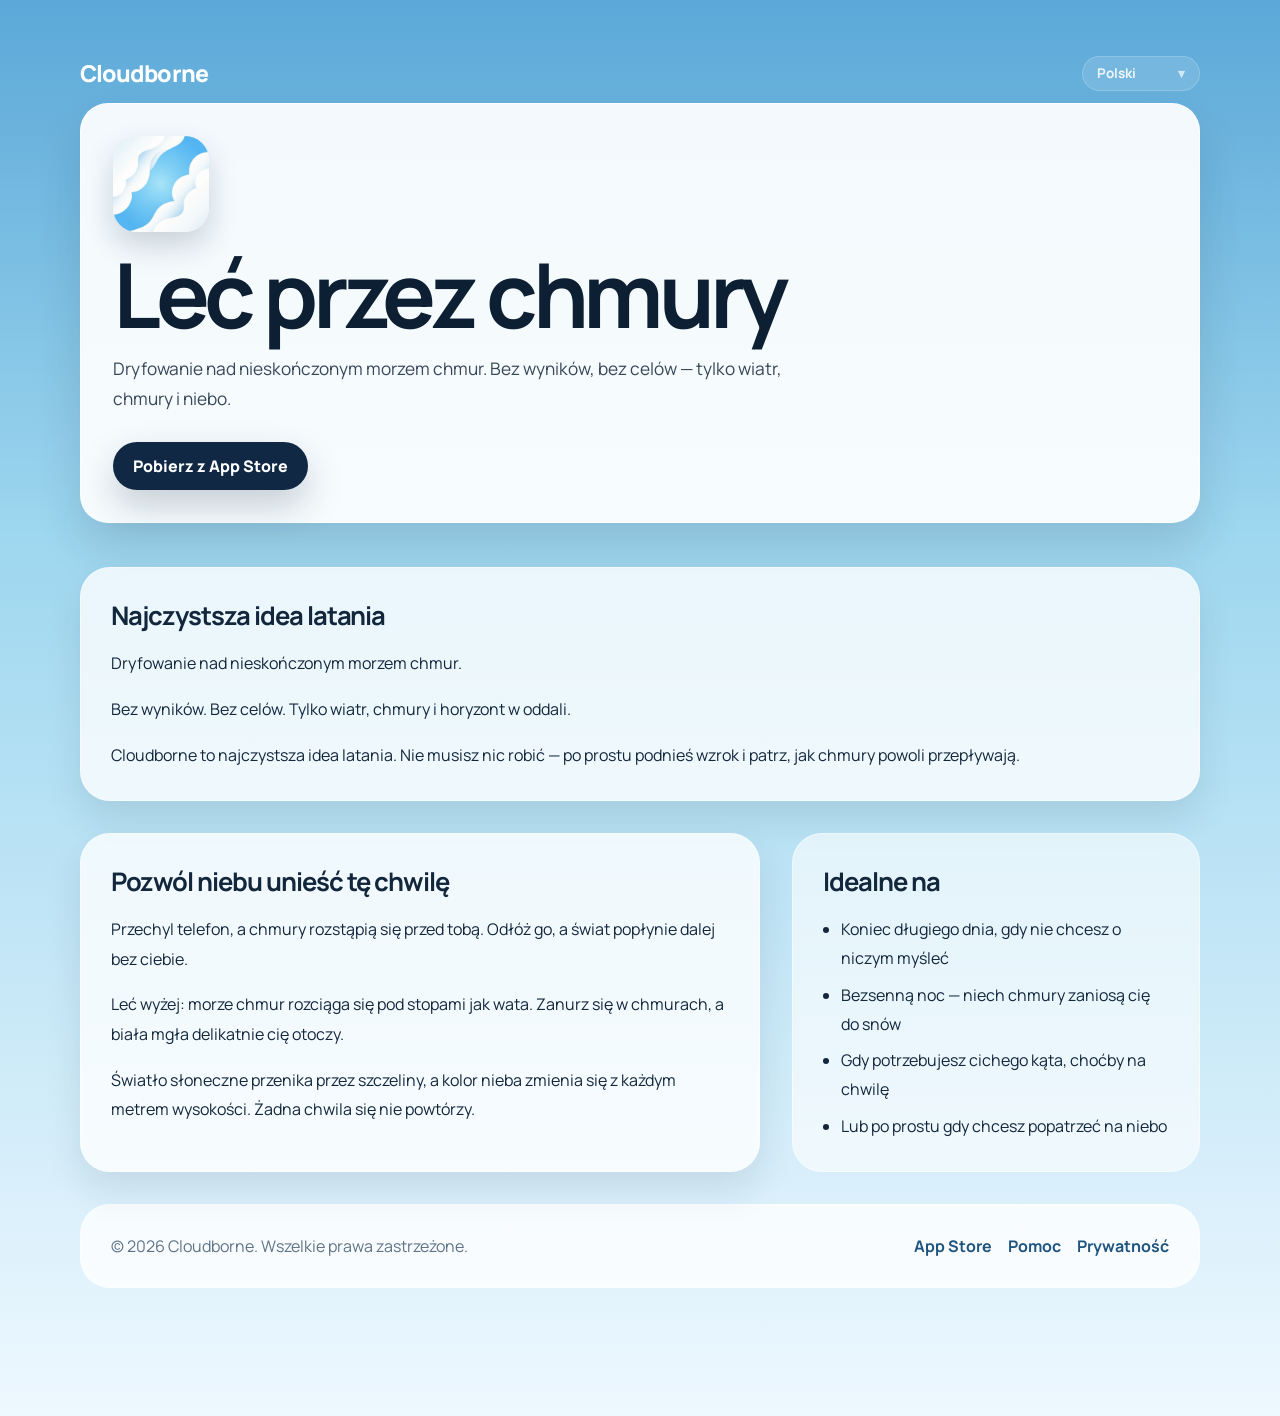
<file: pl/index.html>
<!DOCTYPE html>
<html lang="pl">
<head>
    <meta charset="UTF-8">
    <meta name="viewport" content="width=device-width, initial-scale=1.0">
    <title>Cloudborne - Lot w Niebie | Leć przez chmury</title>
    <meta name="description" content="Dryfowanie nad nieskończonym morzem chmur. Bez wyników, bez celów — tylko wiatr, chmury i niebo.">
    <meta name="keywords" content="chmura,lot,relaks,medytacja,ambient,dryfowanie,symulator,atmosfera,niebo,spokój,zen,cisza,sen">
    <meta name="apple-itunes-app" content="app-id=6761351061">
    <meta property="og:title" content="Cloudborne - Lot w Niebie | Leć przez chmury">
    <meta property="og:description" content="Dryfowanie nad nieskończonym morzem chmur. Bez wyników, bez celów — tylko wiatr, chmury i niebo.">
    <meta property="og:type" content="website">
    <meta property="og:url" content="https://fengyitsai.github.io/cloudborne/pl/">
    <meta property="og:locale" content="pl_PL">
    <meta name="twitter:card" content="summary_large_image">
    <link rel="canonical" href="https://fengyitsai.github.io/cloudborne/pl/">
    <link rel="alternate" hreflang="x-default" href="https://fengyitsai.github.io/cloudborne/">
    <link rel="alternate" hreflang="en-US" href="https://fengyitsai.github.io/cloudborne/">
    <link rel="alternate" hreflang="de-DE" href="https://fengyitsai.github.io/cloudborne/de-DE/">
    <link rel="alternate" hreflang="es-ES" href="https://fengyitsai.github.io/cloudborne/es-ES/">
    <link rel="alternate" hreflang="fr-FR" href="https://fengyitsai.github.io/cloudborne/fr-FR/">
    <link rel="alternate" hreflang="it" href="https://fengyitsai.github.io/cloudborne/it/">
    <link rel="alternate" hreflang="ja" href="https://fengyitsai.github.io/cloudborne/ja/">
    <link rel="alternate" hreflang="ko" href="https://fengyitsai.github.io/cloudborne/ko/">
    <link rel="alternate" hreflang="nl-NL" href="https://fengyitsai.github.io/cloudborne/nl-NL/">
    <link rel="alternate" hreflang="pl" href="https://fengyitsai.github.io/cloudborne/pl/">
    <link rel="alternate" hreflang="tr" href="https://fengyitsai.github.io/cloudborne/tr/">
    <link rel="alternate" hreflang="zh-Hans" href="https://fengyitsai.github.io/cloudborne/zh-Hans/">
    <link rel="alternate" hreflang="zh-Hant" href="https://fengyitsai.github.io/cloudborne/zh-Hant/">
    <link rel="preconnect" href="https://fonts.googleapis.com">
    <link rel="preconnect" href="https://fonts.gstatic.com" crossorigin>
    <link href="https://fonts.googleapis.com/css2?family=Manrope:wght@400;500;600;700;800&display=swap" rel="stylesheet">
    <link rel="stylesheet" href="../styles.css">
    <script type="application/ld+json">
    {
      "@context": "https://schema.org",
      "@type": "SoftwareApplication",
      "name": "Cloudborne - Lot w Niebie",
      "applicationCategory": "GameApplication",
      "operatingSystem": "iOS",
      "inLanguage": ["en-US","de-DE","es-ES","fr-FR","it","ja","ko","nl-NL","pl","tr","zh-Hans","zh-Hant"],
      "description": "Dryfowanie nad nieskończonym morzem chmur. Bez wyników, bez celów — tylko wiatr, chmury i niebo.",
      "url": "https://fengyitsai.github.io/cloudborne/pl/",
      "downloadUrl": "https://apps.apple.com/app/id6761351061"
    }
    </script>
</head>
<body>
<div class="page">
    <header class="container hero">
        <div class="topbar">
            <a class="brand" href="https://fengyitsai.github.io/cloudborne/pl/">Cloudborne</a>
            <details class="locale-picker">
                <summary>Polski</summary>
                <nav class="locale-menu" aria-label="Języki">
                    <a href="https://fengyitsai.github.io/cloudborne/">English</a>
                    <a href="https://fengyitsai.github.io/cloudborne/de-DE/">Deutsch</a>
                    <a href="https://fengyitsai.github.io/cloudborne/es-ES/">Español</a>
                    <a href="https://fengyitsai.github.io/cloudborne/fr-FR/">Français</a>
                    <a href="https://fengyitsai.github.io/cloudborne/it/">Italiano</a>
                    <a href="https://fengyitsai.github.io/cloudborne/ja/">日本語</a>
                    <a href="https://fengyitsai.github.io/cloudborne/ko/">한국어</a>
                    <a href="https://fengyitsai.github.io/cloudborne/nl-NL/">Nederlands</a>
                    <span class="current">Polski</span>
                    <a href="https://fengyitsai.github.io/cloudborne/tr/">Türkçe</a>
                    <a href="https://fengyitsai.github.io/cloudborne/zh-Hans/">简体中文</a>
                    <a href="https://fengyitsai.github.io/cloudborne/zh-Hant/">繁體中文</a>
                </nav>
            </details>
        </div>
        <div class="hero-card">
            <img class="hero-icon" src="../app-icon.png" alt="Ikona aplikacji Cloudborne" width="88" height="88" fetchpriority="high">
            <h1>Leć przez chmury</h1>
            <p class="promo">Dryfowanie nad nieskończonym morzem chmur. Bez wyników, bez celów — tylko wiatr, chmury i niebo.</p>
            <div class="actions">
                <a class="button primary" href="https://apps.apple.com/app/id6761351061">Pobierz z App Store</a>
            </div>
        </div>
    </header>
    <main class="container content" id="main-content">
        <div class="stack">
            <section class="panel prose">
                <h2>Najczystsza idea latania</h2>
                <p>Dryfowanie nad nieskończonym morzem chmur.</p>
                <p>Bez wyników. Bez celów. Tylko wiatr, chmury i horyzont w oddali.</p>
                <p>Cloudborne to najczystsza idea latania. Nie musisz nic robić — po prostu podnieś wzrok i patrz, jak chmury powoli przepływają.</p>
            </section>
            <div class="split">
                <section class="panel prose">
                    <h2>Pozwól niebu unieść tę chwilę</h2>
                    <p>Przechyl telefon, a chmury rozstąpią się przed tobą. Odłóż go, a świat popłynie dalej bez ciebie.</p>
                    <p>Leć wyżej: morze chmur rozciąga się pod stopami jak wata. Zanurz się w chmurach, a biała mgła delikatnie cię otoczy.</p>
                    <p>Światło słoneczne przenika przez szczeliny, a kolor nieba zmienia się z każdym metrem wysokości. Żadna chwila się nie powtórzy.</p>
                </section>
                <aside class="panel aside-panel">
                    <h2>Idealne na</h2>
                    <ul>
                        <li>Koniec długiego dnia, gdy nie chcesz o niczym myśleć</li>
                        <li>Bezsenną noc — niech chmury zaniosą cię do snów</li>
                        <li>Gdy potrzebujesz cichego kąta, choćby na chwilę</li>
                        <li>Lub po prostu gdy chcesz popatrzeć na niebo</li>
                    </ul>
                </aside>
            </div>
            <footer class="footer">
                <div class="footer-card">
                    <div>&copy; 2026 Cloudborne. Wszelkie prawa zastrzeżone.</div>
                    <div class="footer-links">
                        <a href="https://apps.apple.com/app/id6761351061">App Store</a>
                        <a href="../support.html">Pomoc</a>
                        <a href="../privacy.html">Prywatność</a>
                    </div>
                </div>
            </footer>
        </div>
    </main>
</div>
</body>
</html>
</file>
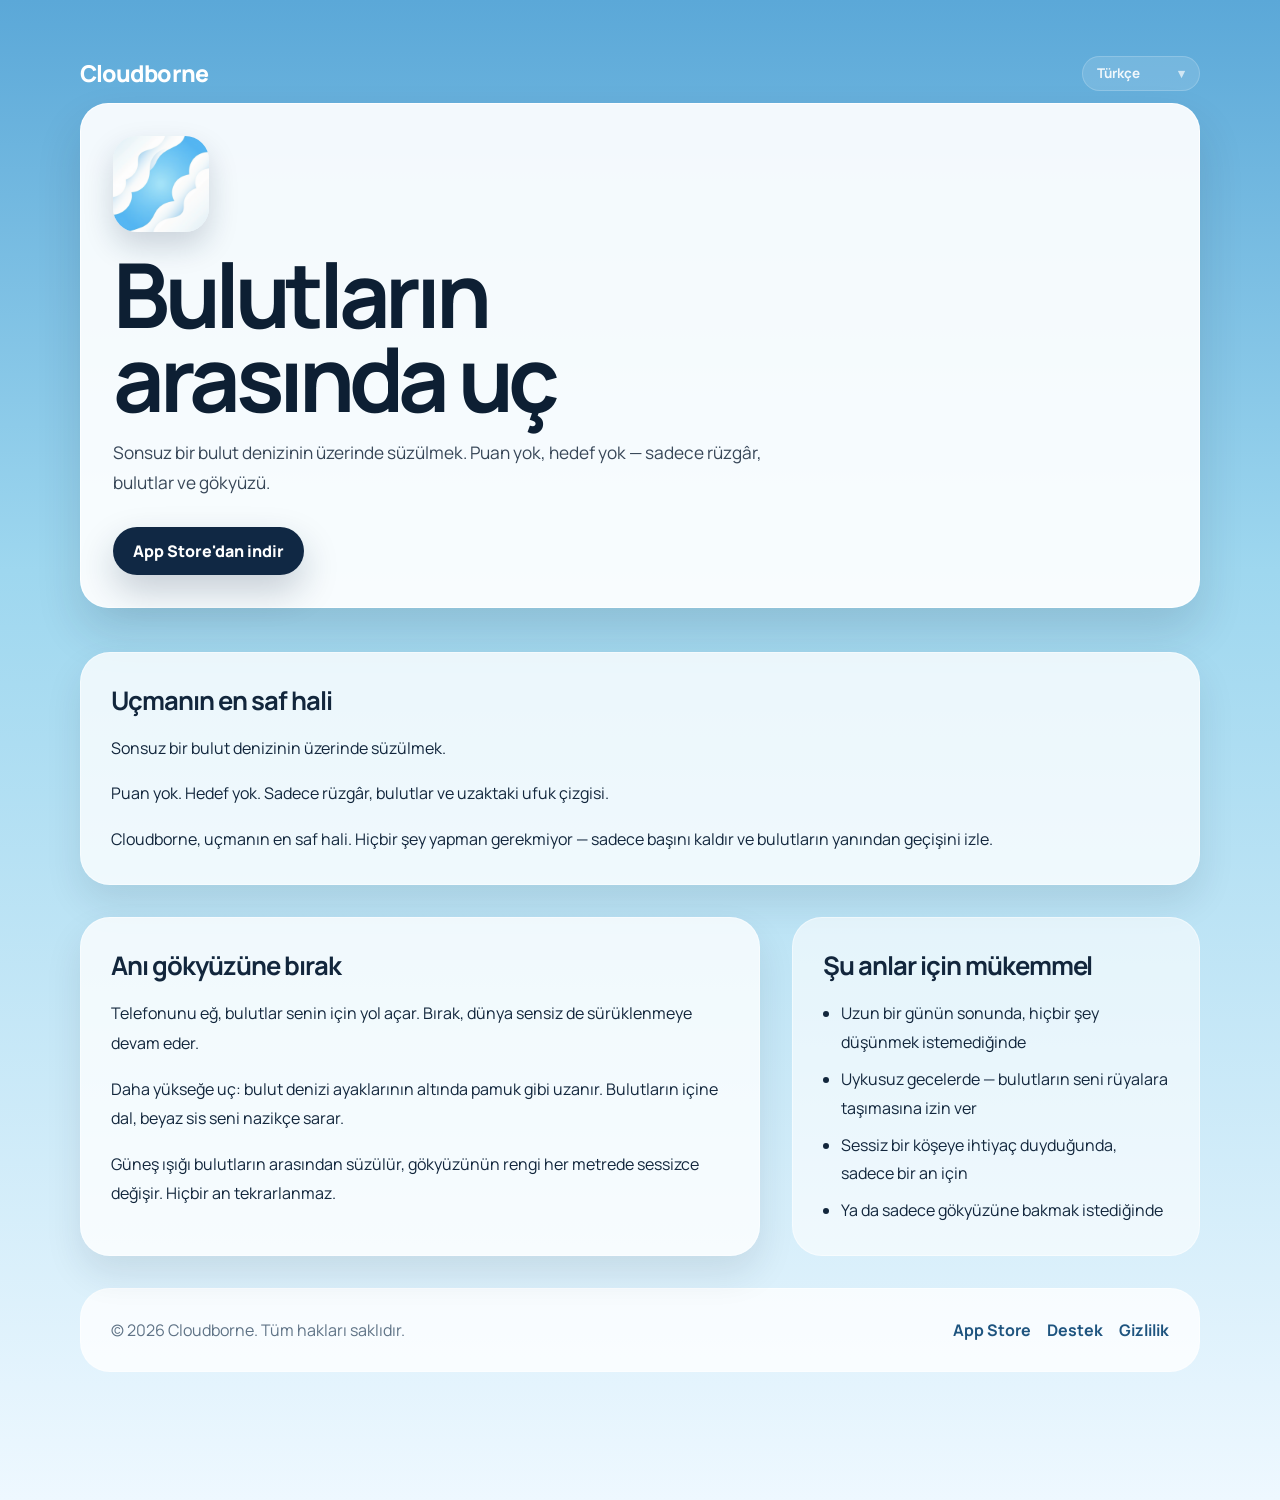
<file: tr/index.html>
<!DOCTYPE html>
<html lang="tr">
<head>
    <meta charset="UTF-8">
    <meta name="viewport" content="width=device-width, initial-scale=1.0">
    <title>Cloudborne - Gökyüzü Uçuşu | Bulutların arasında uç</title>
    <meta name="description" content="Sonsuz bir bulut denizinin üzerinde süzülmek. Puan yok, hedef yok — sadece rüzgâr, bulutlar ve gökyüzü.">
    <meta name="keywords" content="bulut,uçuş,rahatlama,meditasyon,ortam,sürüklenme,simülatör,atmosfer,gökyüzü,huzur,zen,sakin,rüya">
    <meta name="apple-itunes-app" content="app-id=6761351061">
    <meta property="og:title" content="Cloudborne - Gökyüzü Uçuşu | Bulutların arasında uç">
    <meta property="og:description" content="Sonsuz bir bulut denizinin üzerinde süzülmek. Puan yok, hedef yok — sadece rüzgâr, bulutlar ve gökyüzü.">
    <meta property="og:type" content="website">
    <meta property="og:url" content="https://fengyitsai.github.io/cloudborne/tr/">
    <meta property="og:locale" content="tr_TR">
    <meta name="twitter:card" content="summary_large_image">
    <link rel="canonical" href="https://fengyitsai.github.io/cloudborne/tr/">
    <link rel="alternate" hreflang="x-default" href="https://fengyitsai.github.io/cloudborne/">
    <link rel="alternate" hreflang="en-US" href="https://fengyitsai.github.io/cloudborne/">
    <link rel="alternate" hreflang="de-DE" href="https://fengyitsai.github.io/cloudborne/de-DE/">
    <link rel="alternate" hreflang="es-ES" href="https://fengyitsai.github.io/cloudborne/es-ES/">
    <link rel="alternate" hreflang="fr-FR" href="https://fengyitsai.github.io/cloudborne/fr-FR/">
    <link rel="alternate" hreflang="it" href="https://fengyitsai.github.io/cloudborne/it/">
    <link rel="alternate" hreflang="ja" href="https://fengyitsai.github.io/cloudborne/ja/">
    <link rel="alternate" hreflang="ko" href="https://fengyitsai.github.io/cloudborne/ko/">
    <link rel="alternate" hreflang="nl-NL" href="https://fengyitsai.github.io/cloudborne/nl-NL/">
    <link rel="alternate" hreflang="pl" href="https://fengyitsai.github.io/cloudborne/pl/">
    <link rel="alternate" hreflang="tr" href="https://fengyitsai.github.io/cloudborne/tr/">
    <link rel="alternate" hreflang="zh-Hans" href="https://fengyitsai.github.io/cloudborne/zh-Hans/">
    <link rel="alternate" hreflang="zh-Hant" href="https://fengyitsai.github.io/cloudborne/zh-Hant/">
    <link rel="preconnect" href="https://fonts.googleapis.com">
    <link rel="preconnect" href="https://fonts.gstatic.com" crossorigin>
    <link href="https://fonts.googleapis.com/css2?family=Manrope:wght@400;500;600;700;800&display=swap" rel="stylesheet">
    <link rel="stylesheet" href="../styles.css">
    <script type="application/ld+json">
    {
      "@context": "https://schema.org",
      "@type": "SoftwareApplication",
      "name": "Cloudborne - Gökyüzü Uçuşu",
      "applicationCategory": "GameApplication",
      "operatingSystem": "iOS",
      "inLanguage": ["en-US","de-DE","es-ES","fr-FR","it","ja","ko","nl-NL","pl","tr","zh-Hans","zh-Hant"],
      "description": "Sonsuz bir bulut denizinin üzerinde süzülmek. Puan yok, hedef yok — sadece rüzgâr, bulutlar ve gökyüzü.",
      "url": "https://fengyitsai.github.io/cloudborne/tr/",
      "downloadUrl": "https://apps.apple.com/app/id6761351061"
    }
    </script>
</head>
<body>
<div class="page">
    <header class="container hero">
        <div class="topbar">
            <a class="brand" href="https://fengyitsai.github.io/cloudborne/tr/">Cloudborne</a>
            <details class="locale-picker">
                <summary>Türkçe</summary>
                <nav class="locale-menu" aria-label="Diller">
                    <a href="https://fengyitsai.github.io/cloudborne/">English</a>
                    <a href="https://fengyitsai.github.io/cloudborne/de-DE/">Deutsch</a>
                    <a href="https://fengyitsai.github.io/cloudborne/es-ES/">Español</a>
                    <a href="https://fengyitsai.github.io/cloudborne/fr-FR/">Français</a>
                    <a href="https://fengyitsai.github.io/cloudborne/it/">Italiano</a>
                    <a href="https://fengyitsai.github.io/cloudborne/ja/">日本語</a>
                    <a href="https://fengyitsai.github.io/cloudborne/ko/">한국어</a>
                    <a href="https://fengyitsai.github.io/cloudborne/nl-NL/">Nederlands</a>
                    <a href="https://fengyitsai.github.io/cloudborne/pl/">Polski</a>
                    <span class="current">Türkçe</span>
                    <a href="https://fengyitsai.github.io/cloudborne/zh-Hans/">简体中文</a>
                    <a href="https://fengyitsai.github.io/cloudborne/zh-Hant/">繁體中文</a>
                </nav>
            </details>
        </div>
        <div class="hero-card">
            <img class="hero-icon" src="../app-icon.png" alt="Cloudborne uygulama simgesi" width="88" height="88" fetchpriority="high">
            <h1>Bulutların arasında uç</h1>
            <p class="promo">Sonsuz bir bulut denizinin üzerinde süzülmek. Puan yok, hedef yok — sadece rüzgâr, bulutlar ve gökyüzü.</p>
            <div class="actions">
                <a class="button primary" href="https://apps.apple.com/app/id6761351061">App Store'dan indir</a>
            </div>
        </div>
    </header>
    <main class="container content" id="main-content">
        <div class="stack">
            <section class="panel prose">
                <h2>Uçmanın en saf hali</h2>
                <p>Sonsuz bir bulut denizinin üzerinde süzülmek.</p>
                <p>Puan yok. Hedef yok. Sadece rüzgâr, bulutlar ve uzaktaki ufuk çizgisi.</p>
                <p>Cloudborne, uçmanın en saf hali. Hiçbir şey yapman gerekmiyor — sadece başını kaldır ve bulutların yanından geçişini izle.</p>
            </section>
            <div class="split">
                <section class="panel prose">
                    <h2>Anı gökyüzüne bırak</h2>
                    <p>Telefonunu eğ, bulutlar senin için yol açar. Bırak, dünya sensiz de sürüklenmeye devam eder.</p>
                    <p>Daha yükseğe uç: bulut denizi ayaklarının altında pamuk gibi uzanır. Bulutların içine dal, beyaz sis seni nazikçe sarar.</p>
                    <p>Güneş ışığı bulutların arasından süzülür, gökyüzünün rengi her metrede sessizce değişir. Hiçbir an tekrarlanmaz.</p>
                </section>
                <aside class="panel aside-panel">
                    <h2>Şu anlar için mükemmel</h2>
                    <ul>
                        <li>Uzun bir günün sonunda, hiçbir şey düşünmek istemediğinde</li>
                        <li>Uykusuz gecelerde — bulutların seni rüyalara taşımasına izin ver</li>
                        <li>Sessiz bir köşeye ihtiyaç duyduğunda, sadece bir an için</li>
                        <li>Ya da sadece gökyüzüne bakmak istediğinde</li>
                    </ul>
                </aside>
            </div>
            <footer class="footer">
                <div class="footer-card">
                    <div>&copy; 2026 Cloudborne. Tüm hakları saklıdır.</div>
                    <div class="footer-links">
                        <a href="https://apps.apple.com/app/id6761351061">App Store</a>
                        <a href="../support.html">Destek</a>
                        <a href="../privacy.html">Gizlilik</a>
                    </div>
                </div>
            </footer>
        </div>
    </main>
</div>
</body>
</html>
</file>
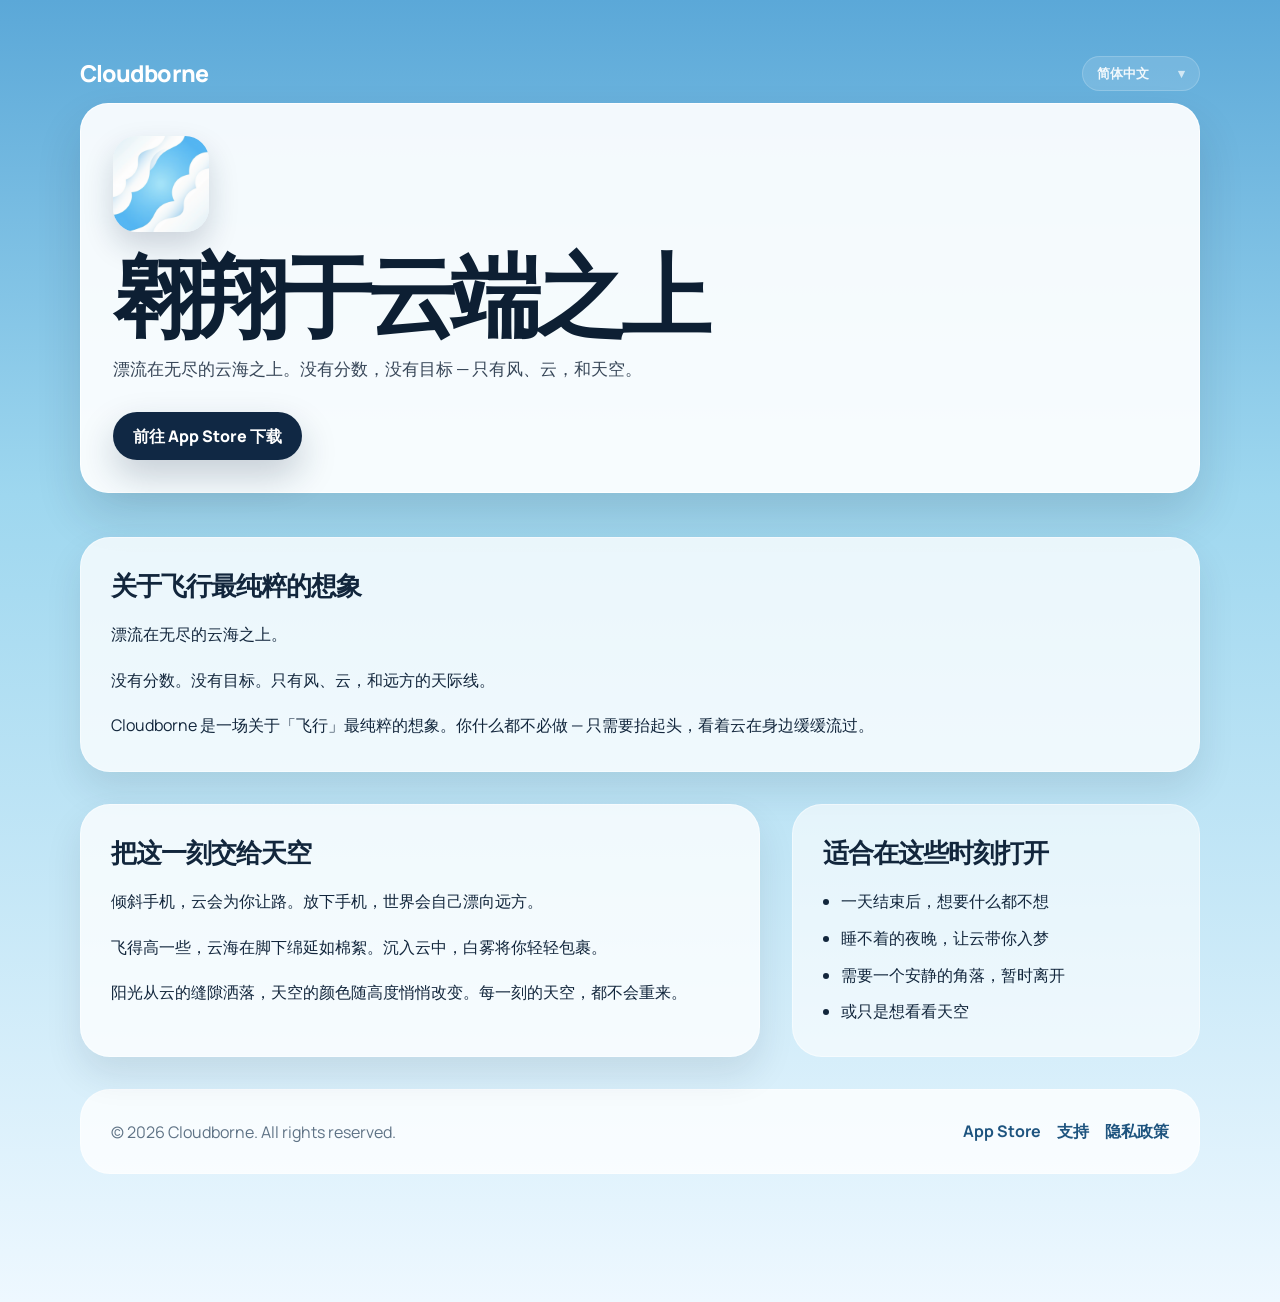
<file: zh-Hans/index.html>
<!DOCTYPE html>
<html lang="zh-Hans">
<head>
    <meta charset="UTF-8">
    <meta name="viewport" content="width=device-width, initial-scale=1.0">
    <title>Cloudborne - 翱翔云端 | 翱翔于云端之上</title>
    <meta name="description" content="漂流在无尽的云海之上。没有分数，没有目标 — 只有风、云，和天空。">
    <meta name="keywords" content="云,飞行,放松,冥想,环境,漂流,模拟,大气,云海,宁静,疗愈,舒压,悠闲,天际,天空,飘浮,风景,助眠,白噪音,舒眠,自然,风,阳光,蓝天,云层,高空,俯瞰,辽阔,轻盈,沉浸,氛围,无重力,梦境">
    <meta name="apple-itunes-app" content="app-id=6761351061">
    <meta property="og:title" content="Cloudborne - 翱翔云端 | 翱翔于云端之上">
    <meta property="og:description" content="漂流在无尽的云海之上。没有分数，没有目标 — 只有风、云，和天空。">
    <meta property="og:type" content="website">
    <meta property="og:url" content="https://fengyitsai.github.io/cloudborne/zh-Hans/">
    <meta property="og:locale" content="zh_CN">
    <meta name="twitter:card" content="summary_large_image">
    <link rel="canonical" href="https://fengyitsai.github.io/cloudborne/zh-Hans/">
    <link rel="alternate" hreflang="x-default" href="https://fengyitsai.github.io/cloudborne/">
    <link rel="alternate" hreflang="en-US" href="https://fengyitsai.github.io/cloudborne/">
    <link rel="alternate" hreflang="de-DE" href="https://fengyitsai.github.io/cloudborne/de-DE/">
    <link rel="alternate" hreflang="es-ES" href="https://fengyitsai.github.io/cloudborne/es-ES/">
    <link rel="alternate" hreflang="fr-FR" href="https://fengyitsai.github.io/cloudborne/fr-FR/">
    <link rel="alternate" hreflang="it" href="https://fengyitsai.github.io/cloudborne/it/">
    <link rel="alternate" hreflang="ja" href="https://fengyitsai.github.io/cloudborne/ja/">
    <link rel="alternate" hreflang="ko" href="https://fengyitsai.github.io/cloudborne/ko/">
    <link rel="alternate" hreflang="nl-NL" href="https://fengyitsai.github.io/cloudborne/nl-NL/">
    <link rel="alternate" hreflang="pl" href="https://fengyitsai.github.io/cloudborne/pl/">
    <link rel="alternate" hreflang="tr" href="https://fengyitsai.github.io/cloudborne/tr/">
    <link rel="alternate" hreflang="zh-Hans" href="https://fengyitsai.github.io/cloudborne/zh-Hans/">
    <link rel="alternate" hreflang="zh-Hant" href="https://fengyitsai.github.io/cloudborne/zh-Hant/">
    <link rel="preconnect" href="https://fonts.googleapis.com">
    <link rel="preconnect" href="https://fonts.gstatic.com" crossorigin>
    <link href="https://fonts.googleapis.com/css2?family=Manrope:wght@400;500;600;700;800&display=swap" rel="stylesheet">
    <link rel="stylesheet" href="../styles.css">
    <script type="application/ld+json">
    {
      "@context": "https://schema.org",
      "@type": "SoftwareApplication",
      "name": "Cloudborne - 翱翔云端",
      "applicationCategory": "GameApplication",
      "operatingSystem": "iOS",
      "inLanguage": ["en-US","de-DE","es-ES","fr-FR","it","ja","ko","nl-NL","pl","tr","zh-Hans","zh-Hant"],
      "description": "漂流在无尽的云海之上。没有分数，没有目标 — 只有风、云，和天空。",
      "url": "https://fengyitsai.github.io/cloudborne/zh-Hans/",
      "downloadUrl": "https://apps.apple.com/app/id6761351061"
    }
    </script>
</head>
<body>
<div class="page">
    <header class="container hero">
        <div class="topbar">
            <a class="brand" href="https://fengyitsai.github.io/cloudborne/zh-Hans/">Cloudborne</a>
            <details class="locale-picker">
                <summary>简体中文</summary>
                <nav class="locale-menu" aria-label="语言">
                    <a href="https://fengyitsai.github.io/cloudborne/">English</a>
                    <a href="https://fengyitsai.github.io/cloudborne/de-DE/">Deutsch</a>
                    <a href="https://fengyitsai.github.io/cloudborne/es-ES/">Español</a>
                    <a href="https://fengyitsai.github.io/cloudborne/fr-FR/">Français</a>
                    <a href="https://fengyitsai.github.io/cloudborne/it/">Italiano</a>
                    <a href="https://fengyitsai.github.io/cloudborne/ja/">日本語</a>
                    <a href="https://fengyitsai.github.io/cloudborne/ko/">한국어</a>
                    <a href="https://fengyitsai.github.io/cloudborne/nl-NL/">Nederlands</a>
                    <a href="https://fengyitsai.github.io/cloudborne/pl/">Polski</a>
                    <a href="https://fengyitsai.github.io/cloudborne/tr/">Türkçe</a>
                    <span class="current">简体中文</span>
                    <a href="https://fengyitsai.github.io/cloudborne/zh-Hant/">繁體中文</a>
                </nav>
            </details>
        </div>
        <div class="hero-card">
            <img class="hero-icon" src="../app-icon.png" alt="Cloudborne 应用图标" width="88" height="88" fetchpriority="high">
            <h1>翱翔于云端之上</h1>
            <p class="promo">漂流在无尽的云海之上。没有分数，没有目标 — 只有风、云，和天空。</p>
            <div class="actions">
                <a class="button primary" href="https://apps.apple.com/app/id6761351061">前往 App Store 下载</a>
            </div>
        </div>
    </header>
    <main class="container content" id="main-content">
        <div class="stack">
            <section class="panel prose">
                <h2>关于飞行最纯粹的想象</h2>
                <p>漂流在无尽的云海之上。</p>
                <p>没有分数。没有目标。只有风、云，和远方的天际线。</p>
                <p>Cloudborne 是一场关于「飞行」最纯粹的想象。你什么都不必做 — 只需要抬起头，看着云在身边缓缓流过。</p>
            </section>
            <div class="split">
                <section class="panel prose">
                    <h2>把这一刻交给天空</h2>
                    <p>倾斜手机，云会为你让路。放下手机，世界会自己漂向远方。</p>
                    <p>飞得高一些，云海在脚下绵延如棉絮。沉入云中，白雾将你轻轻包裹。</p>
                    <p>阳光从云的缝隙洒落，天空的颜色随高度悄悄改变。每一刻的天空，都不会重来。</p>
                </section>
                <aside class="panel aside-panel">
                    <h2>适合在这些时刻打开</h2>
                    <ul>
                        <li>一天结束后，想要什么都不想</li>
                        <li>睡不着的夜晚，让云带你入梦</li>
                        <li>需要一个安静的角落，暂时离开</li>
                        <li>或只是想看看天空</li>
                    </ul>
                </aside>
            </div>
            <footer class="footer">
                <div class="footer-card">
                    <div>&copy; 2026 Cloudborne. All rights reserved.</div>
                    <div class="footer-links">
                        <a href="https://apps.apple.com/app/id6761351061">App Store</a>
                        <a href="../support.html">支持</a>
                        <a href="../privacy.html">隐私政策</a>
                    </div>
                </div>
            </footer>
        </div>
    </main>
</div>
</body>
</html>
</file>
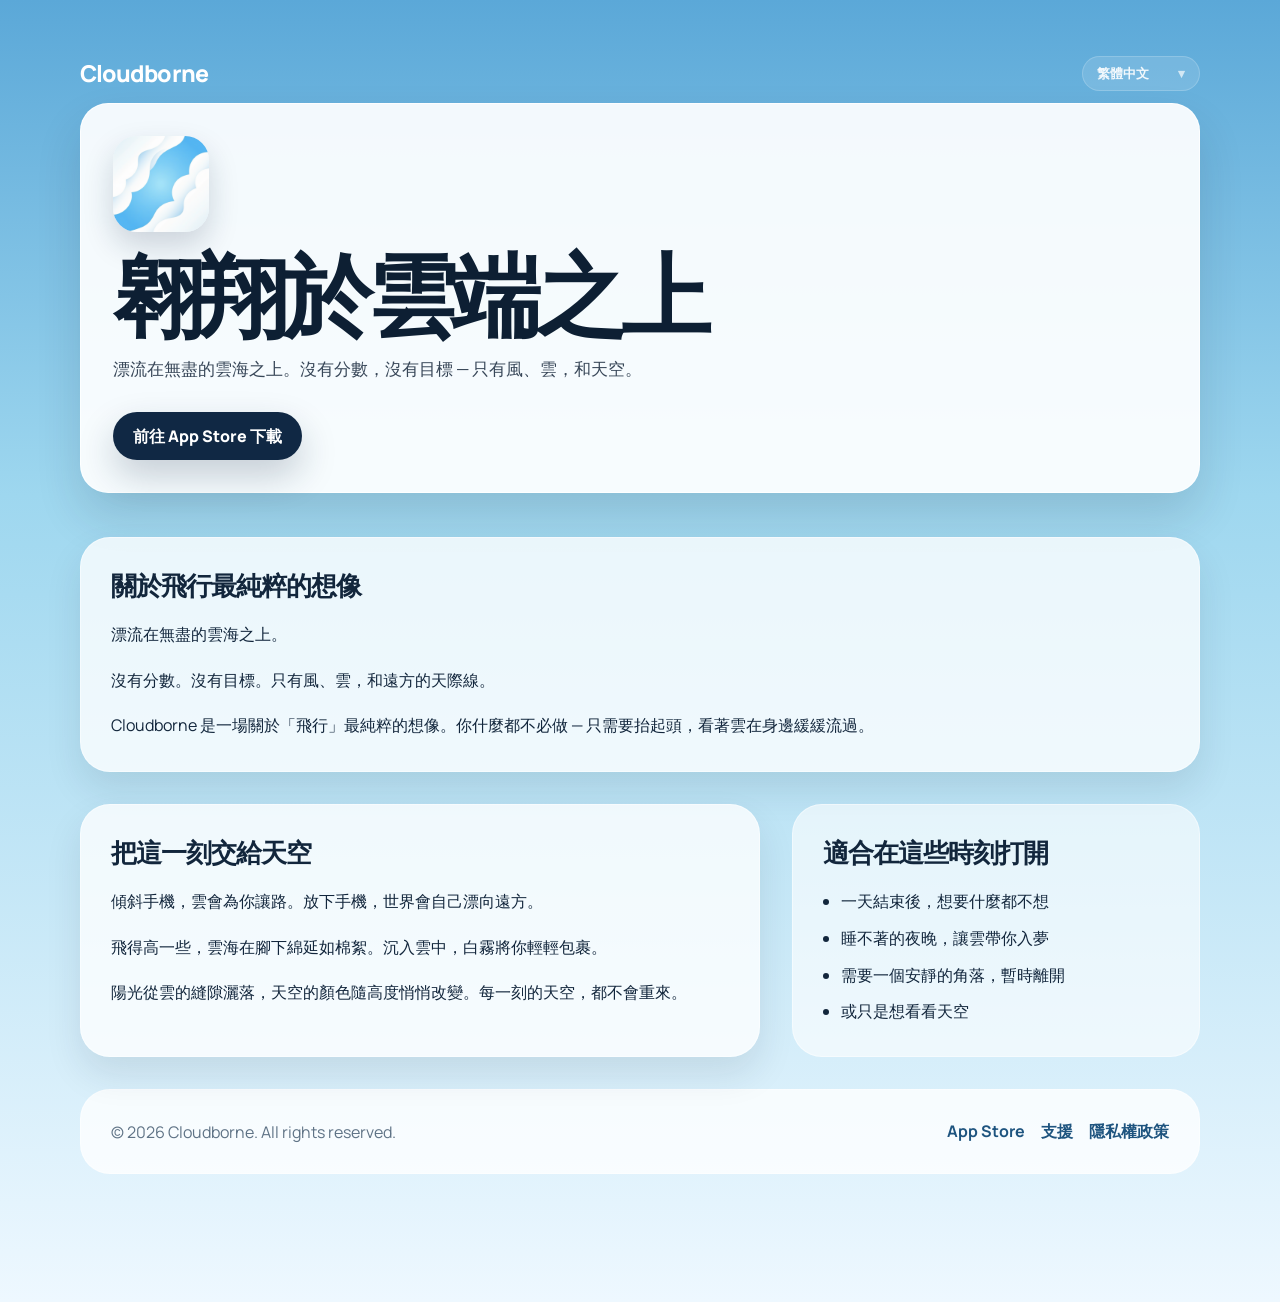
<file: zh-Hant/index.html>
<!DOCTYPE html>
<html lang="zh-Hant">
<head>
    <meta charset="UTF-8">
    <meta name="viewport" content="width=device-width, initial-scale=1.0">
    <title>Cloudborne - 翱翔雲端 | 翱翔於雲端之上</title>
    <meta name="description" content="漂流在無盡的雲海之上。沒有分數，沒有目標 — 只有風、雲，和天空。">
    <meta name="keywords" content="雲,飛行,放鬆,冥想,環境,漂流,模擬,大氣,雲海,寧靜,療癒,紓壓,悠閒,天際,天空,飄浮,風景,助眠,白噪音,舒眠,自然,風,陽光,藍天,雲層,高空,俯瞰,遼闊,輕盈,沉浸,氛圍,無重力,夢境">
    <meta name="apple-itunes-app" content="app-id=6761351061">
    <meta property="og:title" content="Cloudborne - 翱翔雲端 | 翱翔於雲端之上">
    <meta property="og:description" content="漂流在無盡的雲海之上。沒有分數，沒有目標 — 只有風、雲，和天空。">
    <meta property="og:type" content="website">
    <meta property="og:url" content="https://fengyitsai.github.io/cloudborne/zh-Hant/">
    <meta property="og:locale" content="zh_TW">
    <meta name="twitter:card" content="summary_large_image">
    <link rel="canonical" href="https://fengyitsai.github.io/cloudborne/zh-Hant/">
    <link rel="alternate" hreflang="x-default" href="https://fengyitsai.github.io/cloudborne/">
    <link rel="alternate" hreflang="en-US" href="https://fengyitsai.github.io/cloudborne/">
    <link rel="alternate" hreflang="de-DE" href="https://fengyitsai.github.io/cloudborne/de-DE/">
    <link rel="alternate" hreflang="es-ES" href="https://fengyitsai.github.io/cloudborne/es-ES/">
    <link rel="alternate" hreflang="fr-FR" href="https://fengyitsai.github.io/cloudborne/fr-FR/">
    <link rel="alternate" hreflang="it" href="https://fengyitsai.github.io/cloudborne/it/">
    <link rel="alternate" hreflang="ja" href="https://fengyitsai.github.io/cloudborne/ja/">
    <link rel="alternate" hreflang="ko" href="https://fengyitsai.github.io/cloudborne/ko/">
    <link rel="alternate" hreflang="nl-NL" href="https://fengyitsai.github.io/cloudborne/nl-NL/">
    <link rel="alternate" hreflang="pl" href="https://fengyitsai.github.io/cloudborne/pl/">
    <link rel="alternate" hreflang="tr" href="https://fengyitsai.github.io/cloudborne/tr/">
    <link rel="alternate" hreflang="zh-Hans" href="https://fengyitsai.github.io/cloudborne/zh-Hans/">
    <link rel="alternate" hreflang="zh-Hant" href="https://fengyitsai.github.io/cloudborne/zh-Hant/">
    <link rel="preconnect" href="https://fonts.googleapis.com">
    <link rel="preconnect" href="https://fonts.gstatic.com" crossorigin>
    <link href="https://fonts.googleapis.com/css2?family=Manrope:wght@400;500;600;700;800&display=swap" rel="stylesheet">
    <link rel="stylesheet" href="../styles.css">
    <script type="application/ld+json">
    {
      "@context": "https://schema.org",
      "@type": "SoftwareApplication",
      "name": "Cloudborne - 翱翔雲端",
      "applicationCategory": "GameApplication",
      "operatingSystem": "iOS",
      "inLanguage": ["en-US","de-DE","es-ES","fr-FR","it","ja","ko","nl-NL","pl","tr","zh-Hans","zh-Hant"],
      "description": "漂流在無盡的雲海之上。沒有分數，沒有目標 — 只有風、雲，和天空。",
      "url": "https://fengyitsai.github.io/cloudborne/zh-Hant/",
      "downloadUrl": "https://apps.apple.com/app/id6761351061"
    }
    </script>
</head>
<body>
<div class="page">
    <header class="container hero">
        <div class="topbar">
            <a class="brand" href="https://fengyitsai.github.io/cloudborne/zh-Hant/">Cloudborne</a>
            <details class="locale-picker">
                <summary>繁體中文</summary>
                <nav class="locale-menu" aria-label="語言">
                    <a href="https://fengyitsai.github.io/cloudborne/">English</a>
                    <a href="https://fengyitsai.github.io/cloudborne/de-DE/">Deutsch</a>
                    <a href="https://fengyitsai.github.io/cloudborne/es-ES/">Español</a>
                    <a href="https://fengyitsai.github.io/cloudborne/fr-FR/">Français</a>
                    <a href="https://fengyitsai.github.io/cloudborne/it/">Italiano</a>
                    <a href="https://fengyitsai.github.io/cloudborne/ja/">日本語</a>
                    <a href="https://fengyitsai.github.io/cloudborne/ko/">한국어</a>
                    <a href="https://fengyitsai.github.io/cloudborne/nl-NL/">Nederlands</a>
                    <a href="https://fengyitsai.github.io/cloudborne/pl/">Polski</a>
                    <a href="https://fengyitsai.github.io/cloudborne/tr/">Türkçe</a>
                    <a href="https://fengyitsai.github.io/cloudborne/zh-Hans/">简体中文</a>
                    <span class="current">繁體中文</span>
                </nav>
            </details>
        </div>
        <div class="hero-card">
            <img class="hero-icon" src="../app-icon.png" alt="Cloudborne App 圖示" width="88" height="88" fetchpriority="high">
            <h1>翱翔於雲端之上</h1>
            <p class="promo">漂流在無盡的雲海之上。沒有分數，沒有目標 — 只有風、雲，和天空。</p>
            <div class="actions">
                <a class="button primary" href="https://apps.apple.com/app/id6761351061">前往 App Store 下載</a>
            </div>
        </div>
    </header>
    <main class="container content" id="main-content">
        <div class="stack">
            <section class="panel prose">
                <h2>關於飛行最純粹的想像</h2>
                <p>漂流在無盡的雲海之上。</p>
                <p>沒有分數。沒有目標。只有風、雲，和遠方的天際線。</p>
                <p>Cloudborne 是一場關於「飛行」最純粹的想像。你什麼都不必做 — 只需要抬起頭，看著雲在身邊緩緩流過。</p>
            </section>
            <div class="split">
                <section class="panel prose">
                    <h2>把這一刻交給天空</h2>
                    <p>傾斜手機，雲會為你讓路。放下手機，世界會自己漂向遠方。</p>
                    <p>飛得高一些，雲海在腳下綿延如棉絮。沉入雲中，白霧將你輕輕包裹。</p>
                    <p>陽光從雲的縫隙灑落，天空的顏色隨高度悄悄改變。每一刻的天空，都不會重來。</p>
                </section>
                <aside class="panel aside-panel">
                    <h2>適合在這些時刻打開</h2>
                    <ul>
                        <li>一天結束後，想要什麼都不想</li>
                        <li>睡不著的夜晚，讓雲帶你入夢</li>
                        <li>需要一個安靜的角落，暫時離開</li>
                        <li>或只是想看看天空</li>
                    </ul>
                </aside>
            </div>
            <footer class="footer">
                <div class="footer-card">
                    <div>&copy; 2026 Cloudborne. All rights reserved.</div>
                    <div class="footer-links">
                        <a href="https://apps.apple.com/app/id6761351061">App Store</a>
                        <a href="../support.html">支援</a>
                        <a href="../privacy.html">隱私權政策</a>
                    </div>
                </div>
            </footer>
        </div>
    </main>
</div>
</body>
</html>
</file>
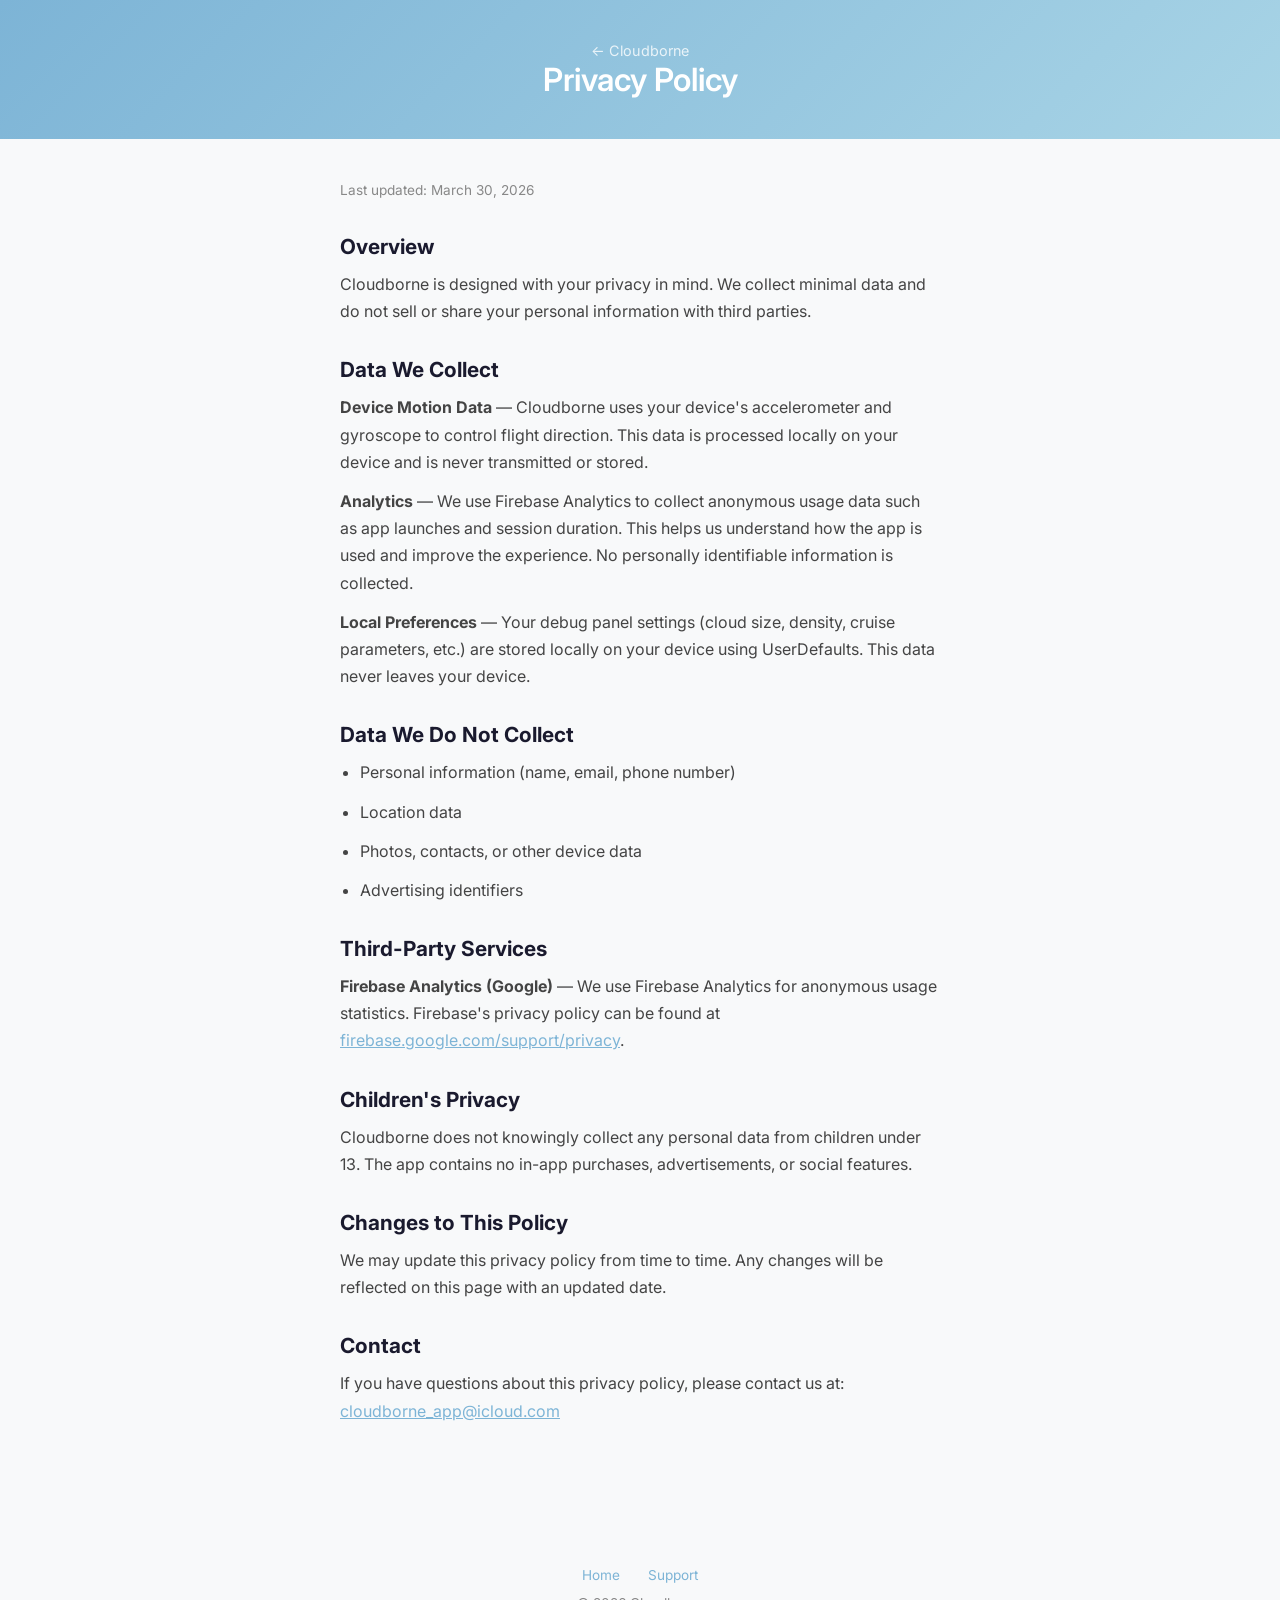
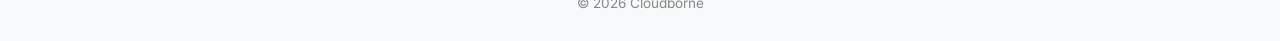
<file: privacy.html>
<!DOCTYPE html>
<html lang="en">
<head>
    <meta charset="UTF-8">
    <meta name="viewport" content="width=device-width, initial-scale=1.0">
    <title>Cloudborne — Privacy Policy</title>
    <link href="https://fonts.googleapis.com/css2?family=Inter:wght@300;400;600&display=swap" rel="stylesheet">
    <style>
        * { margin: 0; padding: 0; box-sizing: border-box; }
        body { font-family: 'Inter', -apple-system, sans-serif; color: #1a1a2e; background: #f8f9fa; }
        .header { background: linear-gradient(135deg, #7DB4D6, #A8D4E6); padding: 40px 20px; text-align: center; }
        .header h1 { color: white; font-size: 2rem; font-weight: 600; }
        .header a { color: rgba(255,255,255,0.8); text-decoration: none; font-size: 0.9rem; }
        .content { max-width: 640px; margin: 40px auto; padding: 0 20px 60px; }
        h2 { font-size: 1.3rem; margin: 32px 0 12px; }
        p, li { line-height: 1.7; color: #444; margin-bottom: 12px; }
        ul { padding-left: 20px; margin-bottom: 16px; }
        .updated { color: #888; font-size: 0.85rem; margin-bottom: 24px; }
        footer { text-align: center; padding: 30px; color: #888; font-size: 0.85rem; }
        footer a { color: #7DB4D6; text-decoration: none; margin: 0 12px; }
    </style>
</head>
<body>

<div class="header">
    <a href="index.html">&larr; Cloudborne</a>
    <h1>Privacy Policy</h1>
</div>

<div class="content">
    <p class="updated">Last updated: March 30, 2026</p>

    <h2>Overview</h2>
    <p>Cloudborne is designed with your privacy in mind. We collect minimal data and do not sell or share your personal information with third parties.</p>

    <h2>Data We Collect</h2>
    <p><strong>Device Motion Data</strong> — Cloudborne uses your device's accelerometer and gyroscope to control flight direction. This data is processed locally on your device and is never transmitted or stored.</p>
    <p><strong>Analytics</strong> — We use Firebase Analytics to collect anonymous usage data such as app launches and session duration. This helps us understand how the app is used and improve the experience. No personally identifiable information is collected.</p>
    <p><strong>Local Preferences</strong> — Your debug panel settings (cloud size, density, cruise parameters, etc.) are stored locally on your device using UserDefaults. This data never leaves your device.</p>

    <h2>Data We Do Not Collect</h2>
    <ul>
        <li>Personal information (name, email, phone number)</li>
        <li>Location data</li>
        <li>Photos, contacts, or other device data</li>
        <li>Advertising identifiers</li>
    </ul>

    <h2>Third-Party Services</h2>
    <p><strong>Firebase Analytics (Google)</strong> — We use Firebase Analytics for anonymous usage statistics. Firebase's privacy policy can be found at <a href="https://firebase.google.com/support/privacy" style="color:#7DB4D6">firebase.google.com/support/privacy</a>.</p>

    <h2>Children's Privacy</h2>
    <p>Cloudborne does not knowingly collect any personal data from children under 13. The app contains no in-app purchases, advertisements, or social features.</p>

    <h2>Changes to This Policy</h2>
    <p>We may update this privacy policy from time to time. Any changes will be reflected on this page with an updated date.</p>

    <h2>Contact</h2>
    <p>If you have questions about this privacy policy, please contact us at:<br>
    <a href="mailto:cloudborne_app@icloud.com" style="color:#7DB4D6">cloudborne_app@icloud.com</a></p>
</div>

<footer>
    <a href="index.html">Home</a>
    <a href="support.html">Support</a>
    <div style="margin-top: 12px;">&copy; 2026 Cloudborne</div>
</footer>

</body>
</html>
</file>
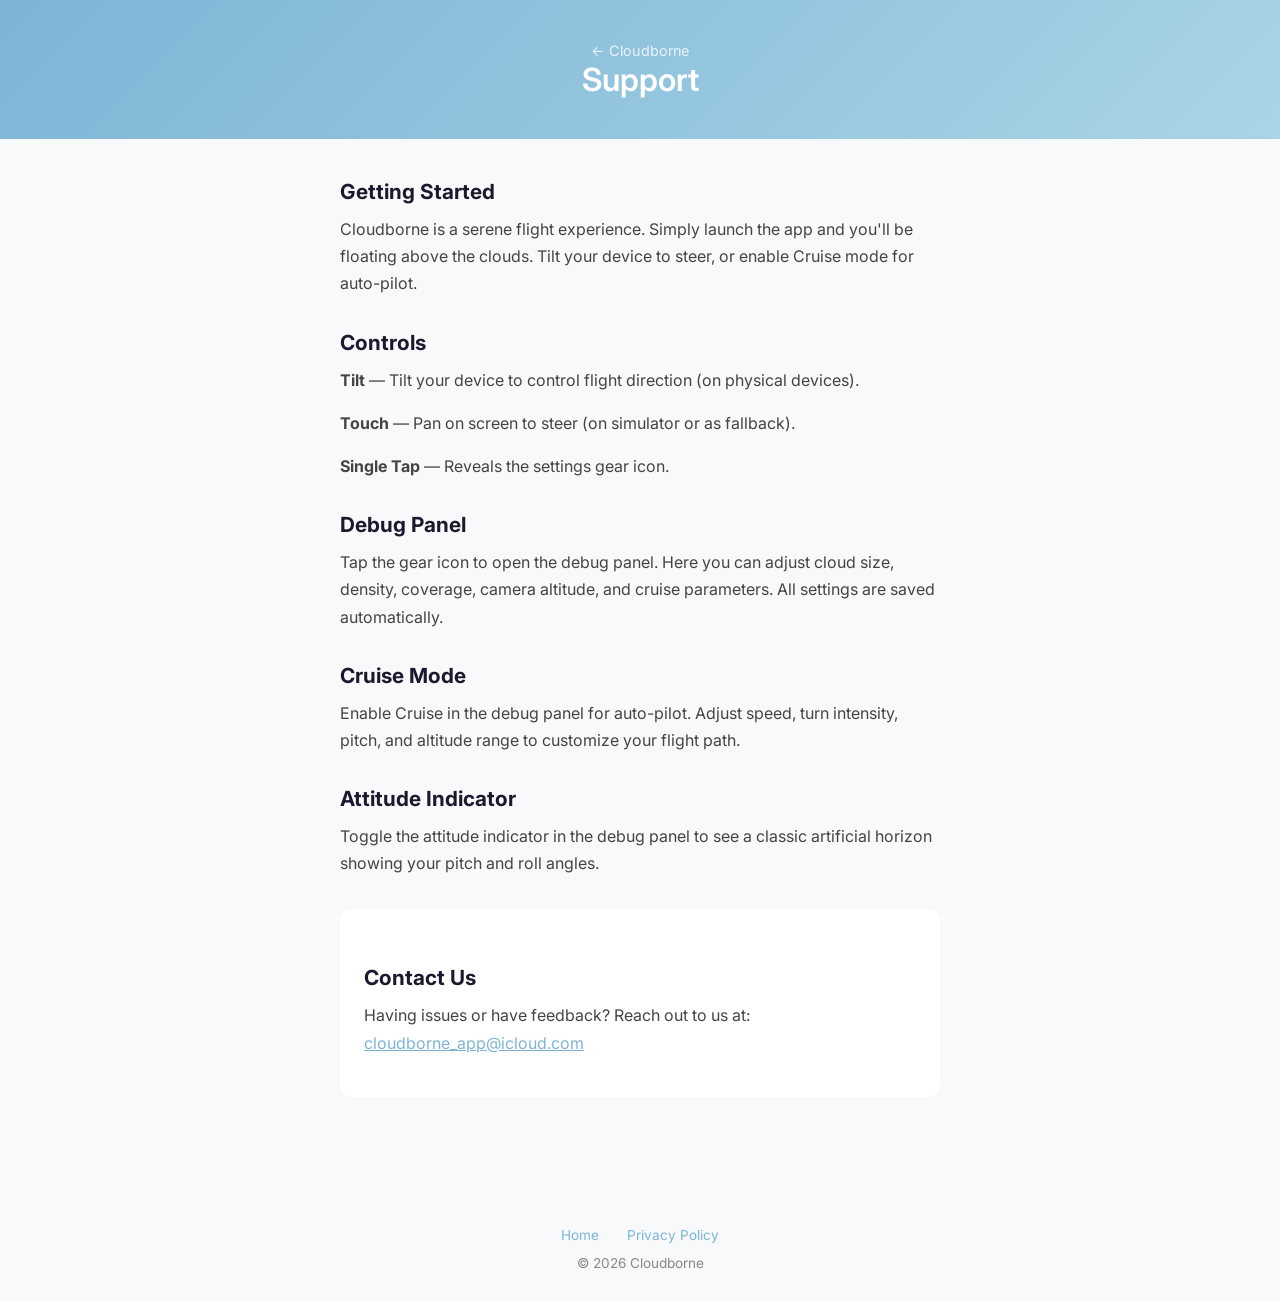
<file: support.html>
<!DOCTYPE html>
<html lang="en">
<head>
    <meta charset="UTF-8">
    <meta name="viewport" content="width=device-width, initial-scale=1.0">
    <title>Cloudborne — Support</title>
    <link href="https://fonts.googleapis.com/css2?family=Inter:wght@300;400;600&display=swap" rel="stylesheet">
    <style>
        * { margin: 0; padding: 0; box-sizing: border-box; }
        body { font-family: 'Inter', -apple-system, sans-serif; color: #1a1a2e; background: #f8f9fa; }
        .header { background: linear-gradient(135deg, #7DB4D6, #A8D4E6); padding: 40px 20px; text-align: center; }
        .header h1 { color: white; font-size: 2rem; font-weight: 600; }
        .header a { color: rgba(255,255,255,0.8); text-decoration: none; font-size: 0.9rem; }
        .content { max-width: 640px; margin: 40px auto; padding: 0 20px 60px; }
        h2 { font-size: 1.3rem; margin: 32px 0 12px; }
        p { line-height: 1.7; color: #444; margin-bottom: 16px; }
        .contact { background: white; border-radius: 12px; padding: 24px; margin-top: 32px; }
        .contact a { color: #7DB4D6; }
        footer { text-align: center; padding: 30px; color: #888; font-size: 0.85rem; }
        footer a { color: #7DB4D6; text-decoration: none; margin: 0 12px; }
    </style>
</head>
<body>

<div class="header">
    <a href="index.html">&larr; Cloudborne</a>
    <h1>Support</h1>
</div>

<div class="content">
    <h2>Getting Started</h2>
    <p>Cloudborne is a serene flight experience. Simply launch the app and you'll be floating above the clouds. Tilt your device to steer, or enable Cruise mode for auto-pilot.</p>

    <h2>Controls</h2>
    <p><strong>Tilt</strong> — Tilt your device to control flight direction (on physical devices).</p>
    <p><strong>Touch</strong> — Pan on screen to steer (on simulator or as fallback).</p>
    <p><strong>Single Tap</strong> — Reveals the settings gear icon.</p>

    <h2>Debug Panel</h2>
    <p>Tap the gear icon to open the debug panel. Here you can adjust cloud size, density, coverage, camera altitude, and cruise parameters. All settings are saved automatically.</p>

    <h2>Cruise Mode</h2>
    <p>Enable Cruise in the debug panel for auto-pilot. Adjust speed, turn intensity, pitch, and altitude range to customize your flight path.</p>

    <h2>Attitude Indicator</h2>
    <p>Toggle the attitude indicator in the debug panel to see a classic artificial horizon showing your pitch and roll angles.</p>

    <div class="contact">
        <h2>Contact Us</h2>
        <p>Having issues or have feedback? Reach out to us at:<br>
        <a href="mailto:cloudborne_app@icloud.com">cloudborne_app@icloud.com</a></p>
    </div>
</div>

<footer>
    <a href="index.html">Home</a>
    <a href="privacy.html">Privacy Policy</a>
    <div style="margin-top: 12px;">&copy; 2026 Cloudborne</div>
</footer>

</body>
</html>
</file>
<file: styles.css>
:root {
    --bg-top: #5ba8d8;
    --bg-mid: #9ed7ef;
    --bg-bottom: #eef8ff;
    --ink: #12263c;
    --muted: #5f7386;
    --line: rgba(255, 255, 255, 0.45);
    --panel: rgba(255, 255, 255, 0.7);
    --panel-strong: rgba(255, 255, 255, 0.82);
    --accent: #102844;
    --accent-soft: #1e547f;
    --shadow: 0 24px 60px rgba(18, 38, 60, 0.16);
    --section-space: 32px;
}

* {
    box-sizing: border-box;
    margin: 0;
    padding: 0;
}

body {
    min-height: 100vh;
    font-family: "Manrope", -apple-system, BlinkMacSystemFont, "Segoe UI", sans-serif;
    color: var(--ink);
    background: linear-gradient(180deg, var(--bg-top) 0%, var(--bg-mid) 38%, var(--bg-bottom) 100%);
}

a {
    color: var(--accent-soft);
}

.page {
    position: relative;
    z-index: 1;
}

.container {
    width: min(1120px, calc(100% - 32px));
    margin: 0 auto;
}

.topbar {
    padding-top: 24px;
    margin-bottom: 12px;
    display: grid;
    grid-template-columns: minmax(0, 1fr) auto;
    align-items: center;
    gap: 18px;
}

.brand {
    justify-self: start;
    color: white;
    text-decoration: none;
    font-size: 1.45rem;
    font-weight: 800;
    letter-spacing: -0.04em;
    line-height: 1;
}

.locale-picker {
    position: relative;
    justify-self: end;
    width: fit-content;
}

.locale-picker summary {
    min-width: 118px;
    padding: 9px 14px;
    border-radius: 999px;
    color: rgba(255, 255, 255, 0.9);
    font-size: 0.84rem;
    font-weight: 700;
    line-height: 1.1;
    text-align: left;
    list-style: none;
    cursor: pointer;
    user-select: none;
    background: rgba(255, 255, 255, 0.12);
    border: 1px solid rgba(255, 255, 255, 0.18);
}

.locale-picker summary:focus-visible,
.button:focus-visible,
.footer-links a:focus-visible,
.locale-menu a:focus-visible,
.brand:focus-visible {
    outline: 3px solid rgba(255, 255, 255, 0.85);
    outline-offset: 3px;
}

.locale-picker summary::-webkit-details-marker {
    display: none;
}

.locale-picker summary::after {
    content: "▾";
    float: right;
    opacity: 0.75;
}

.locale-picker[open] summary {
    color: var(--ink);
    background: rgba(255, 255, 255, 0.92);
}

.locale-menu {
    position: absolute;
    top: calc(100% + 10px);
    right: 0;
    min-width: 180px;
    padding: 10px;
    border-radius: 18px;
    background: rgba(255, 255, 255, 0.94);
    border: 1px solid rgba(255, 255, 255, 0.7);
    box-shadow: 0 20px 40px rgba(18, 38, 60, 0.18);
    display: grid;
    gap: 4px;
}

.locale-menu a,
.locale-menu span {
    display: block;
    padding: 8px 10px;
    border-radius: 12px;
    text-decoration: none;
    font-size: 0.84rem;
    font-weight: 700;
    color: var(--accent-soft);
}

.locale-menu a:hover {
    background: rgba(16, 40, 68, 0.06);
}

.locale-menu .current {
    color: var(--ink);
    background: rgba(16, 40, 68, 0.08);
}

.hero {
    padding: 32px 0 36px;
}

.hero-card,
.panel {
    border: 1px solid var(--line);
    background: rgba(255, 255, 255, 0.78);
    box-shadow: 0 18px 36px rgba(18, 38, 60, 0.1);
}

.hero-card {
    border-color: rgba(255, 255, 255, 0.8);
    background: rgba(255, 255, 255, 0.92);
    box-shadow: 0 24px 46px rgba(18, 38, 60, 0.14);
    border-radius: 28px;
    padding: 32px;
}

.hero-icon {
    width: 96px;
    height: 96px;
    display: block;
    margin-bottom: 20px;
    border-radius: 24px;
    box-shadow: 0 14px 30px rgba(16, 40, 68, 0.18);
}

.eyebrow {
    display: inline-block;
    margin-bottom: 18px;
    padding: 9px 14px;
    border-radius: 999px;
    background: var(--accent);
    color: white;
    font-size: 0.82rem;
    font-weight: 800;
    letter-spacing: 0.08em;
    text-transform: uppercase;
}

.hero h1 {
    font-size: clamp(3rem, 7vw, 5.6rem);
    line-height: 0.94;
    letter-spacing: -0.06em;
    color: #0d1f33;
    max-width: 720px;
    text-wrap: balance;
}

.promo {
    max-width: 700px;
    margin-top: 18px;
    font-size: 1.08rem;
    line-height: 1.75;
    color: rgba(13, 31, 51, 0.82);
}

.actions {
    margin-top: 28px;
    display: flex;
    flex-wrap: wrap;
    gap: 12px;
}

.button {
    display: inline-flex;
    align-items: center;
    justify-content: center;
    min-height: 48px;
    padding: 0 20px;
    border-radius: 999px;
    text-decoration: none;
    font-weight: 800;
    transition: transform 0.16s ease, box-shadow 0.16s ease;
}

.button:hover {
    transform: translateY(-1px);
}

.button.primary {
    color: white;
    background: var(--accent);
    box-shadow: 0 16px 36px rgba(16, 40, 68, 0.22);
}

.button.secondary {
    color: var(--ink);
    background: rgba(255, 255, 255, 0.7);
}

.content {
    padding: 8px 0 84px;
}

.panel {
    border-radius: 30px;
    padding: 30px;
}

.stack > * + * {
    margin-top: var(--section-space);
}

.split {
    display: grid;
    grid-template-columns: minmax(0, 1.25fr) minmax(260px, 0.75fr);
    gap: var(--section-space);
}

.aside-panel {
    background: rgba(255, 255, 255, 0.6);
    box-shadow: none;
}

.aside-panel h2 {
    font-size: 1.25rem;
}

.prose p {
    font-size: 1rem;
    line-height: 1.85;
    color: var(--ink);
}

.prose p + p {
    margin-top: 16px;
}

.panel h2 {
    font-size: 1.6rem;
    letter-spacing: -0.04em;
    margin-bottom: 16px;
    text-wrap: balance;
}

.panel ul {
    padding-left: 18px;
}

.panel li {
    line-height: 1.8;
    color: var(--ink);
}

.panel li + li {
    margin-top: 8px;
}

.footer {
    padding-bottom: 44px;
}

.footer-card {
    border: 1px solid var(--line);
    background: rgba(255, 255, 255, 0.78);
    border-radius: 30px;
    padding: 30px;
    display: flex;
    justify-content: space-between;
    align-items: center;
    gap: 16px;
    color: var(--muted);
}

.footer-links {
    display: flex;
    flex-wrap: wrap;
    gap: 16px;
}

.footer-links a {
    text-decoration: none;
    font-weight: 700;
}

@media (max-width: 860px) {
    .split,
    .footer-card {
        display: block;
    }

    .topbar {
        grid-template-columns: minmax(0, 1fr) auto;
        align-items: center;
    }

    .brand { display: inline-block; }

    .footer-links {
        margin-top: 14px;
        justify-content: flex-start;
    }

    .locale-picker { justify-self: end; }

    .locale-menu {
        left: 0;
        right: auto;
    }

    .split > * + * {
        margin-top: var(--section-space);
    }

    .hero-card,
    .panel,
    .footer-card {
        padding: 22px;
    }

    .hero-card {
        padding: 24px;
    }
}

@media (max-width: 560px) {
    :root {
        --section-space: 20px;
    }

    .container {
        width: calc(100% - 32px);
    }

    .topbar {
        gap: 12px;
    }

    .hero h1 {
        font-size: 3rem;
    }

    .actions {
        flex-direction: column;
    }

    .button {
        width: 100%;
    }

    .hero {
        padding: 24px 0 20px;
    }

    .panel,
    .hero-card,
    .footer-card {
        padding: 20px;
    }
}
</file>
